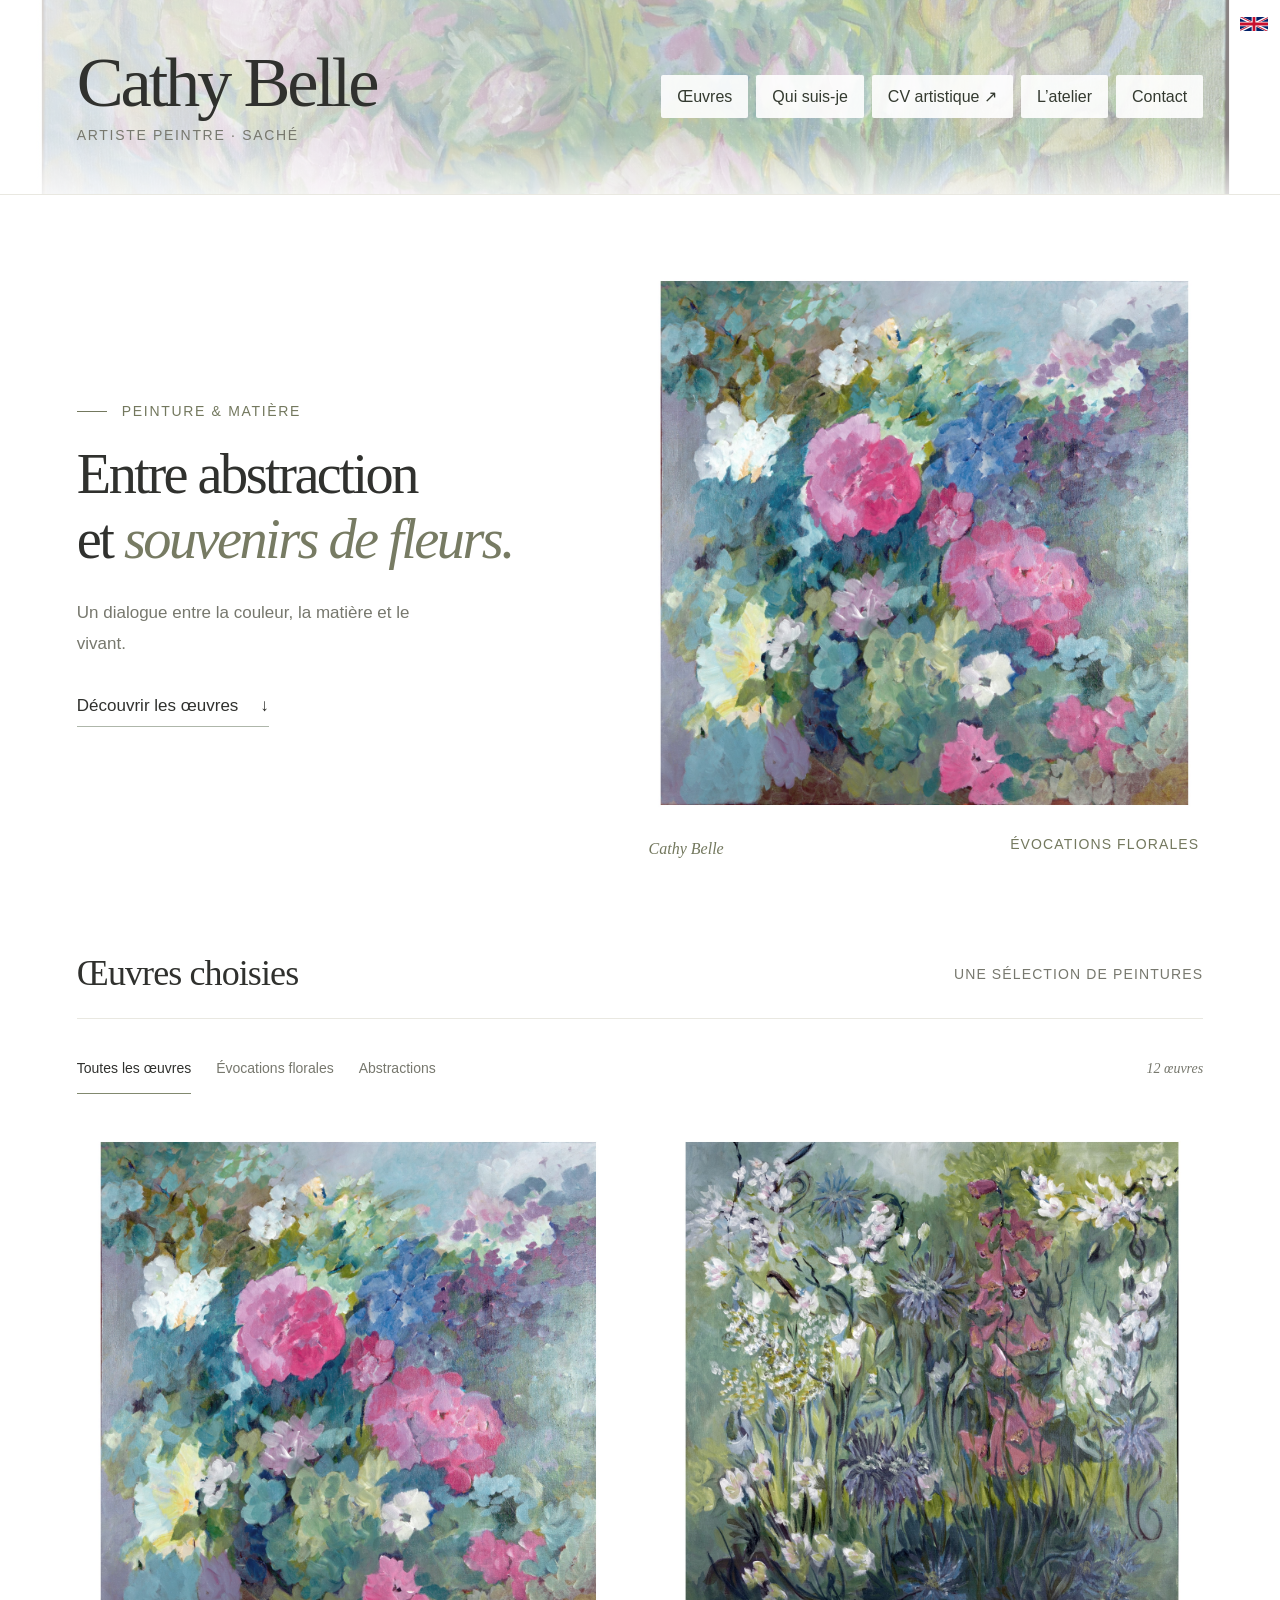
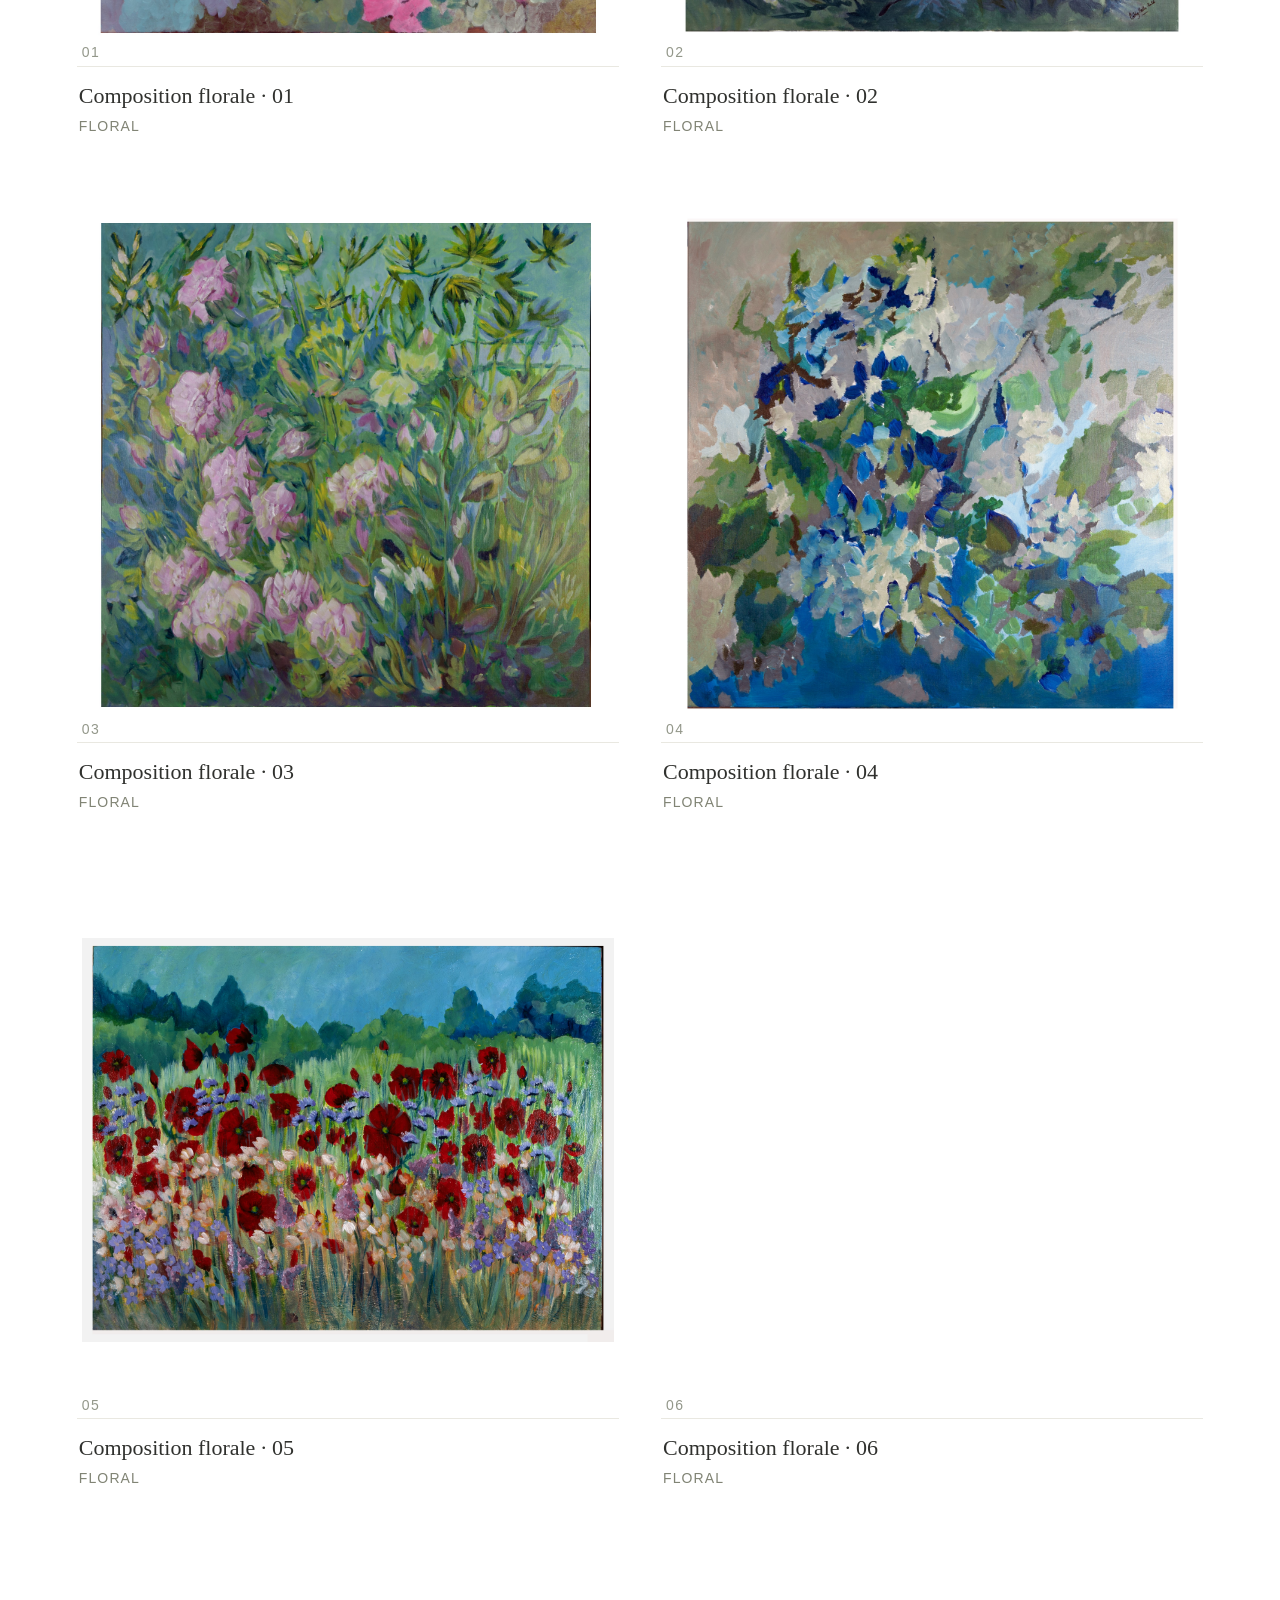
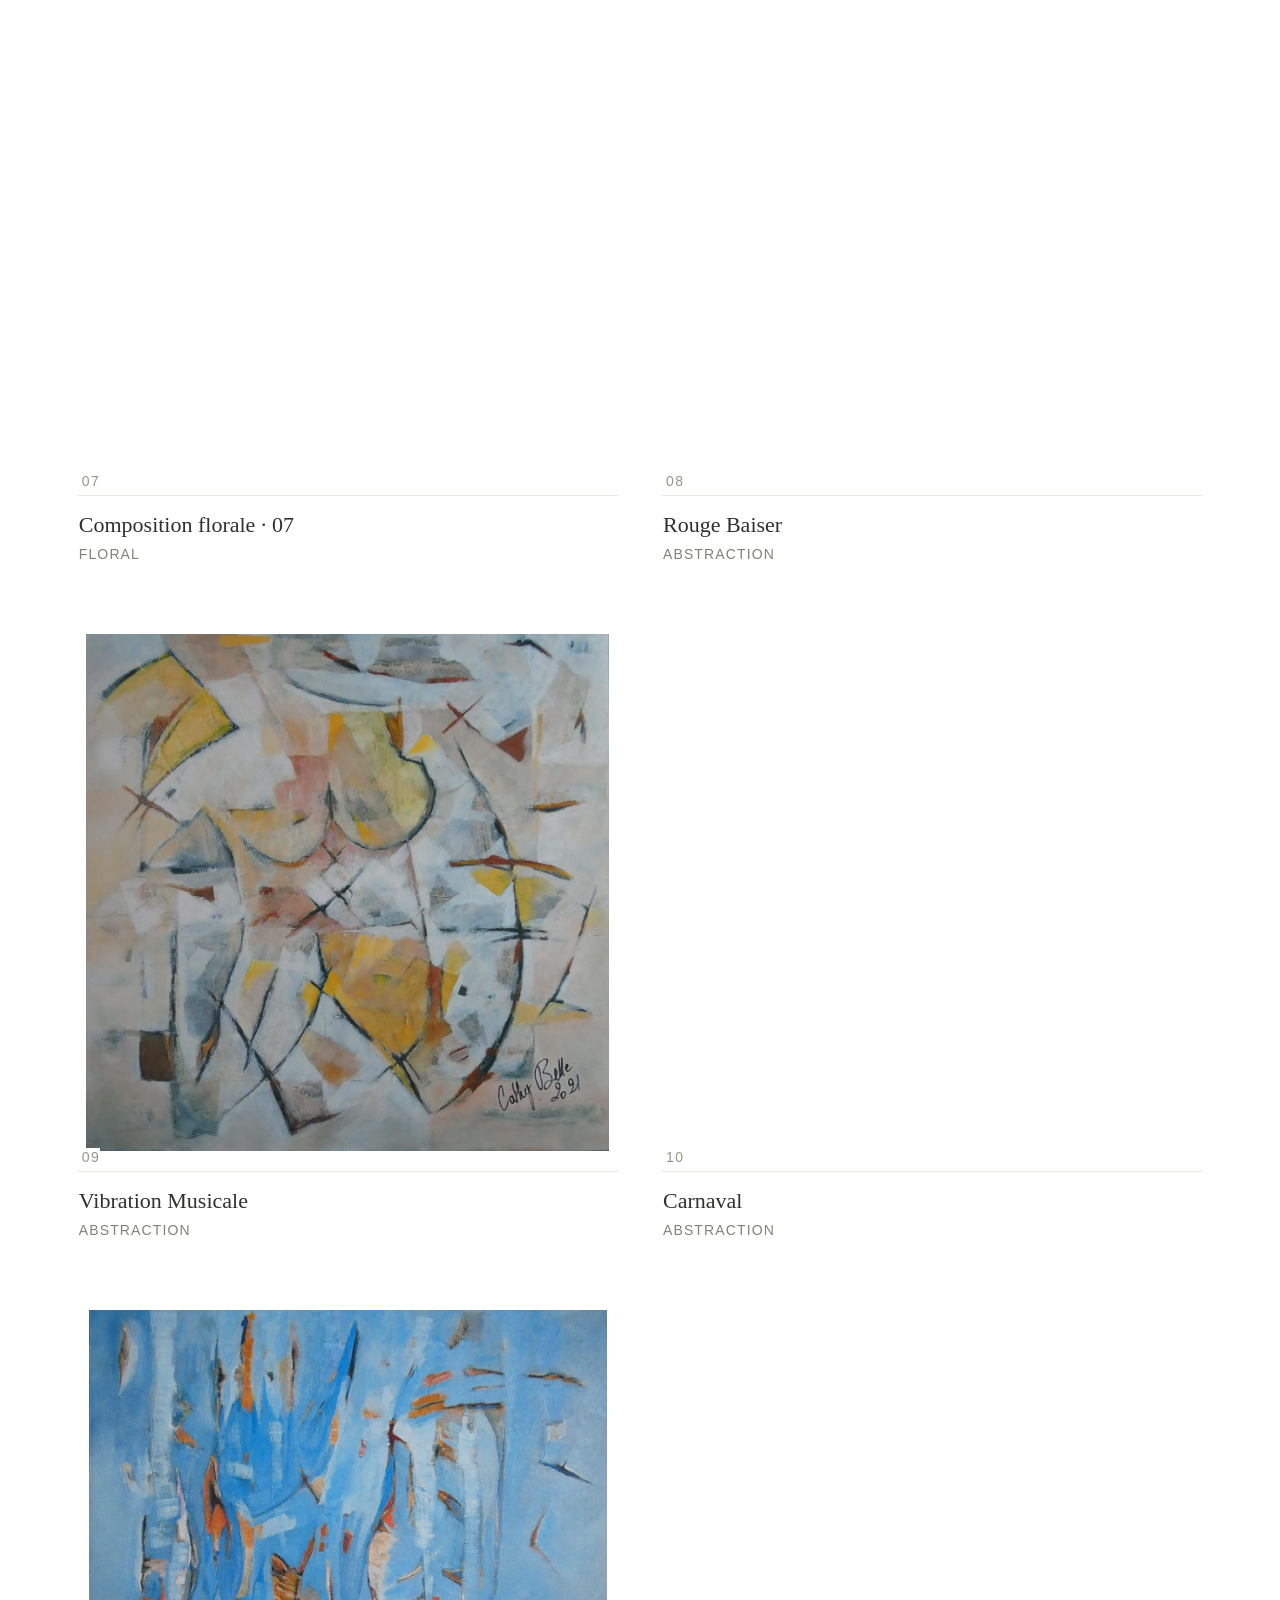
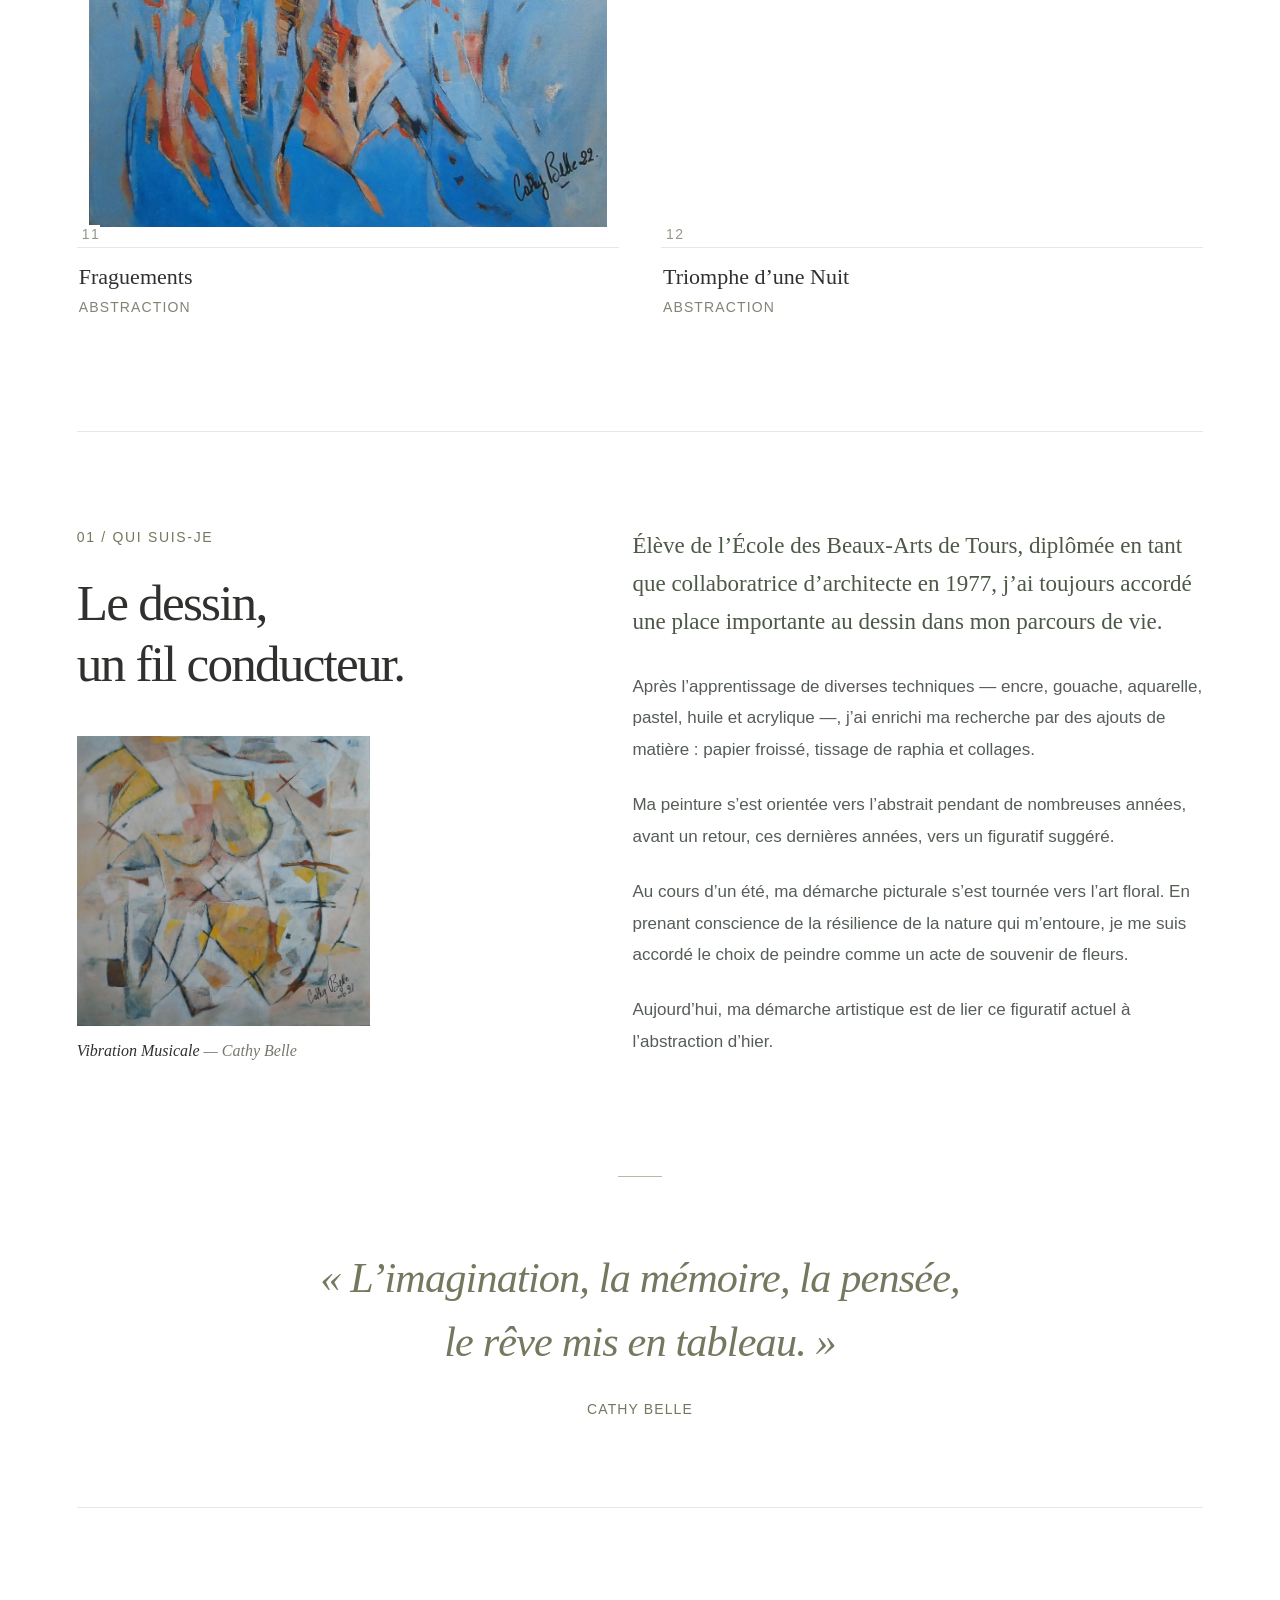
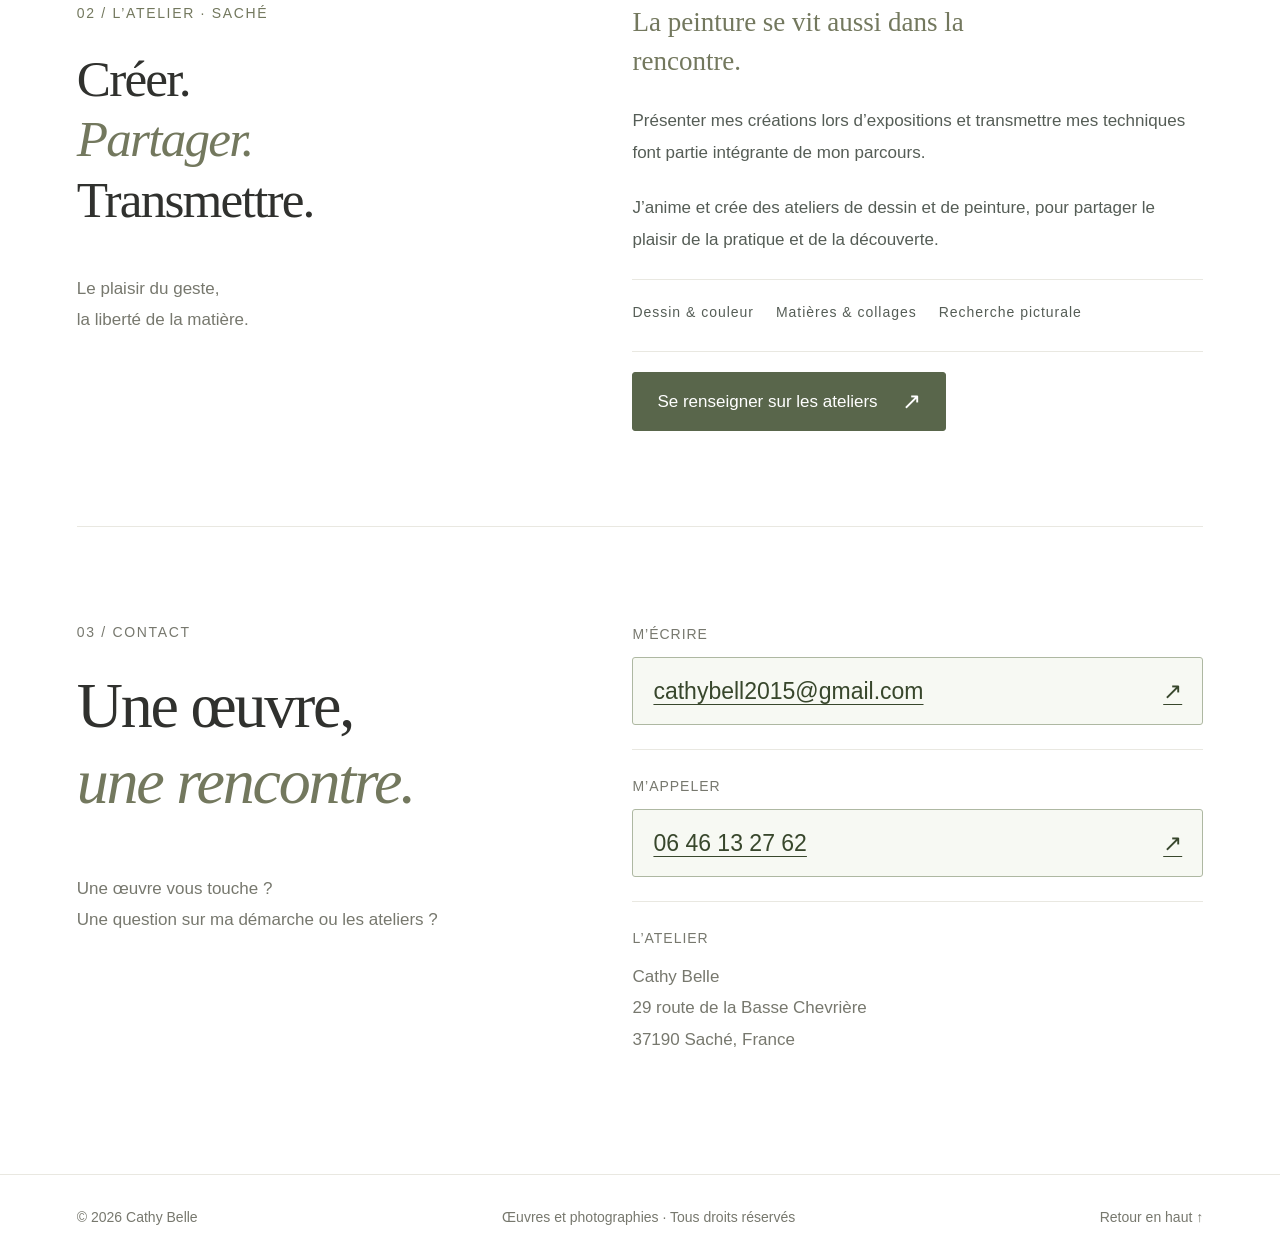
<file: index.html>
<!doctype html>
<html lang="fr">
<head>
  <meta charset="utf-8">
  <meta name="viewport" content="width=device-width, initial-scale=1">
  <meta name="description" content="Cathy Belle, artiste peintre à Saché. Découvrez une peinture entre abstraction, matière et évocations florales.">
  <meta name="theme-color" content="#ffffff">
  <title>Cathy Belle — Artiste peintre</title>
  <link rel="stylesheet" href="assets/css/style.css">
  <link rel="stylesheet" href="assets/css/gallery.css">
  <link rel="stylesheet" href="assets/css/banner.css">
  <link rel="stylesheet" href="assets/css/editorial.css">
  <link rel="stylesheet" href="assets/css/typography.css">
  <script src="assets/js/works.js" defer></script>
  <script src="assets/js/script.js" defer></script>
  <link rel="alternate" hreflang="fr" href="index.html">
  <link rel="alternate" hreflang="en" href="en/index.html">
</head>
<body>
  <a class="skip" href="#oeuvres">Aller aux œuvres</a>
  <header class="header">
      <div class="header-art" aria-hidden="true"><img src="images/oeuvres/img_1938.jpg" alt=""></div>
    <a class="identity" href="#"><span>Cathy Belle</span><small>Artiste peintre · Saché</small></a>
    <nav aria-label="Navigation principale"><a href="#oeuvres">Œuvres</a><a href="#apropos">Qui suis-je</a><a href="cv.html" target="_blank" rel="noopener" aria-label="CV artistique (nouvel onglet)">CV artistique ↗</a><a href="#atelier">L’atelier</a><a href="#contact">Contact</a></nav>
  </header>
  <a class="language-flag" href="en/index.html" hreflang="en" aria-label="Version anglaise" title="Version anglaise"></a>
  <main>
    <section class="intro" aria-labelledby="intro-title">
      <div class="intro-copy">
      <p class="eyebrow">Peinture & matière</p>
      <h1 id="intro-title">Entre abstraction<br>et <em>souvenirs de fleurs.</em></h1>
      <p>Un dialogue entre la couleur, la matière et le vivant.</p>
      <a class="text-link" href="#oeuvres">Découvrir les œuvres <span aria-hidden="true">↓</span></a>
      </div>
      <figure class="intro-painting"><a href="#oeuvres" aria-label="Découvrir les peintures"><img src="images/oeuvres/IMG_1946.jpg" alt="Peinture florale de Cathy Belle, fleurs roses, blanches et bleues" fetchpriority="high"></a><figcaption>Cathy Belle <span>Évocations florales</span></figcaption></figure>
    </section>
    <section id="oeuvres" class="works" aria-labelledby="works-title">
      <div class="section-heading"><h2 id="works-title">Œuvres choisies</h2><span>Une sélection de peintures</span></div>
      <div class="gallery-toolbar"><div class="gallery-filters" role="group" aria-label="Filtrer les œuvres"><button type="button" data-filter="all" aria-pressed="true">Toutes les œuvres</button><button type="button" data-filter="Floral" aria-pressed="false">Évocations florales</button><button type="button" data-filter="Abstraction" aria-pressed="false">Abstractions</button></div><span id="visible-count" aria-live="polite">12 œuvres</span></div>
      <div id="gallery" class="gallery"></div>
      <noscript><p>Activez JavaScript pour parcourir la galerie. Vous pouvez aussi consulter <a href="images/oeuvres/IMG_1946.jpg">une peinture florale</a>.</p></noscript>
    </section>
    <section id="apropos" class="about section" aria-labelledby="about-title">
      <div class="about-heading"><p class="eyebrow">01 / Qui suis-je</p><h2 id="about-title">Le dessin,<br>un fil conducteur.</h2><figure class="about-art"><img src="images/rectified/p1000152.jpg" alt="Vibration Musicale, peinture abstraite de Cathy Belle" loading="lazy"><figcaption>Vibration Musicale <span>— Cathy Belle</span></figcaption></figure></div>
      <div class="prose"><p>Élève de l’École des Beaux-Arts de Tours, diplômée en tant que collaboratrice d’architecte en 1977, j’ai toujours accordé une place importante au dessin dans mon parcours de vie.</p><p>Après l’apprentissage de diverses techniques — encre, gouache, aquarelle, pastel, huile et acrylique —, j’ai enrichi ma recherche par des ajouts de matière : papier froissé, tissage de raphia et collages.</p><p>Ma peinture s’est orientée vers l’abstrait pendant de nombreuses années, avant un retour, ces dernières années, vers un figuratif suggéré.</p><p>Au cours d’un été, ma démarche picturale s’est tournée vers l’art floral. En prenant conscience de la résilience de la nature qui m’entoure, je me suis accordé le choix de peindre comme un acte de souvenir de fleurs.</p><p>Aujourd’hui, ma démarche artistique est de lier ce figuratif actuel à l’abstraction d’hier.</p></div>
    </section>
    <blockquote>« L’imagination, la mémoire, la pensée,<br>le rêve mis en tableau. »<cite>Cathy Belle</cite></blockquote>
    <section id="atelier" class="section atelier" aria-labelledby="atelier-title"><div><p class="eyebrow">02 / L’atelier · Saché</p><h2 id="atelier-title">Créer.<br><em>Partager.</em><br>Transmettre.</h2><p class="atelier-note">Le plaisir du geste,<br>la liberté de la matière.</p></div><div class="prose"><p class="lead">La peinture se vit aussi dans la rencontre.</p><p>Présenter mes créations lors d’expositions et transmettre mes techniques font partie intégrante de mon parcours.</p><p>J’anime et crée des ateliers de dessin et de peinture, pour partager le plaisir de la pratique et de la découverte.</p><div class="practice"><span>Dessin & couleur</span><span>Matières & collages</span><span>Recherche picturale</span></div><a class="text-link contact-action" href="mailto:cathybell2015@gmail.com?subject=Renseignements%20sur%20les%20ateliers">Se renseigner sur les ateliers <span aria-hidden="true">↗</span></a></div></section>
    <section id="contact" class="section contact" aria-labelledby="contact-title"><div><p class="eyebrow">03 / Contact</p><h2 id="contact-title">Une œuvre,<br><em>une rencontre.</em></h2><p>Une œuvre vous touche ?<br>Une question sur ma démarche ou les ateliers ?</p></div><address><div class="contact-line"><span class="contact-label">M’écrire</span><a class="email" href="mailto:cathybell2015@gmail.com">cathybell2015@gmail.com <span aria-hidden="true">↗</span></a></div><div class="contact-line"><span class="contact-label">M’appeler</span><a href="tel:+33646132762">06 46 13 27 62 <span aria-hidden="true">↗</span></a></div><div class="contact-line"><span class="contact-label">L’atelier</span><p>Cathy Belle<br>29 route de la Basse Chevrière<br>37190 Saché, France</p></div></address></section>
  </main>
  <footer><span>© <span id="year">2026</span> Cathy Belle</span><span>Œuvres et photographies · Tous droits réservés</span><a href="#">Retour en haut ↑</a></footer>
  <dialog id="lightbox" aria-labelledby="art-title"><div class="lightbox-top"><span id="art-count" aria-live="polite"></span><button id="close" aria-label="Fermer l’agrandissement">Fermer ×</button></div><div class="lightbox-stage"><button id="previous" aria-label="Œuvre précédente">←</button><img id="art-image" alt=""><button id="next" aria-label="Œuvre suivante">→</button></div><div class="lightbox-caption" aria-live="polite"><h2 id="art-title"></h2><p id="art-detail"></p></div></dialog>
</body>
</html>
</file>
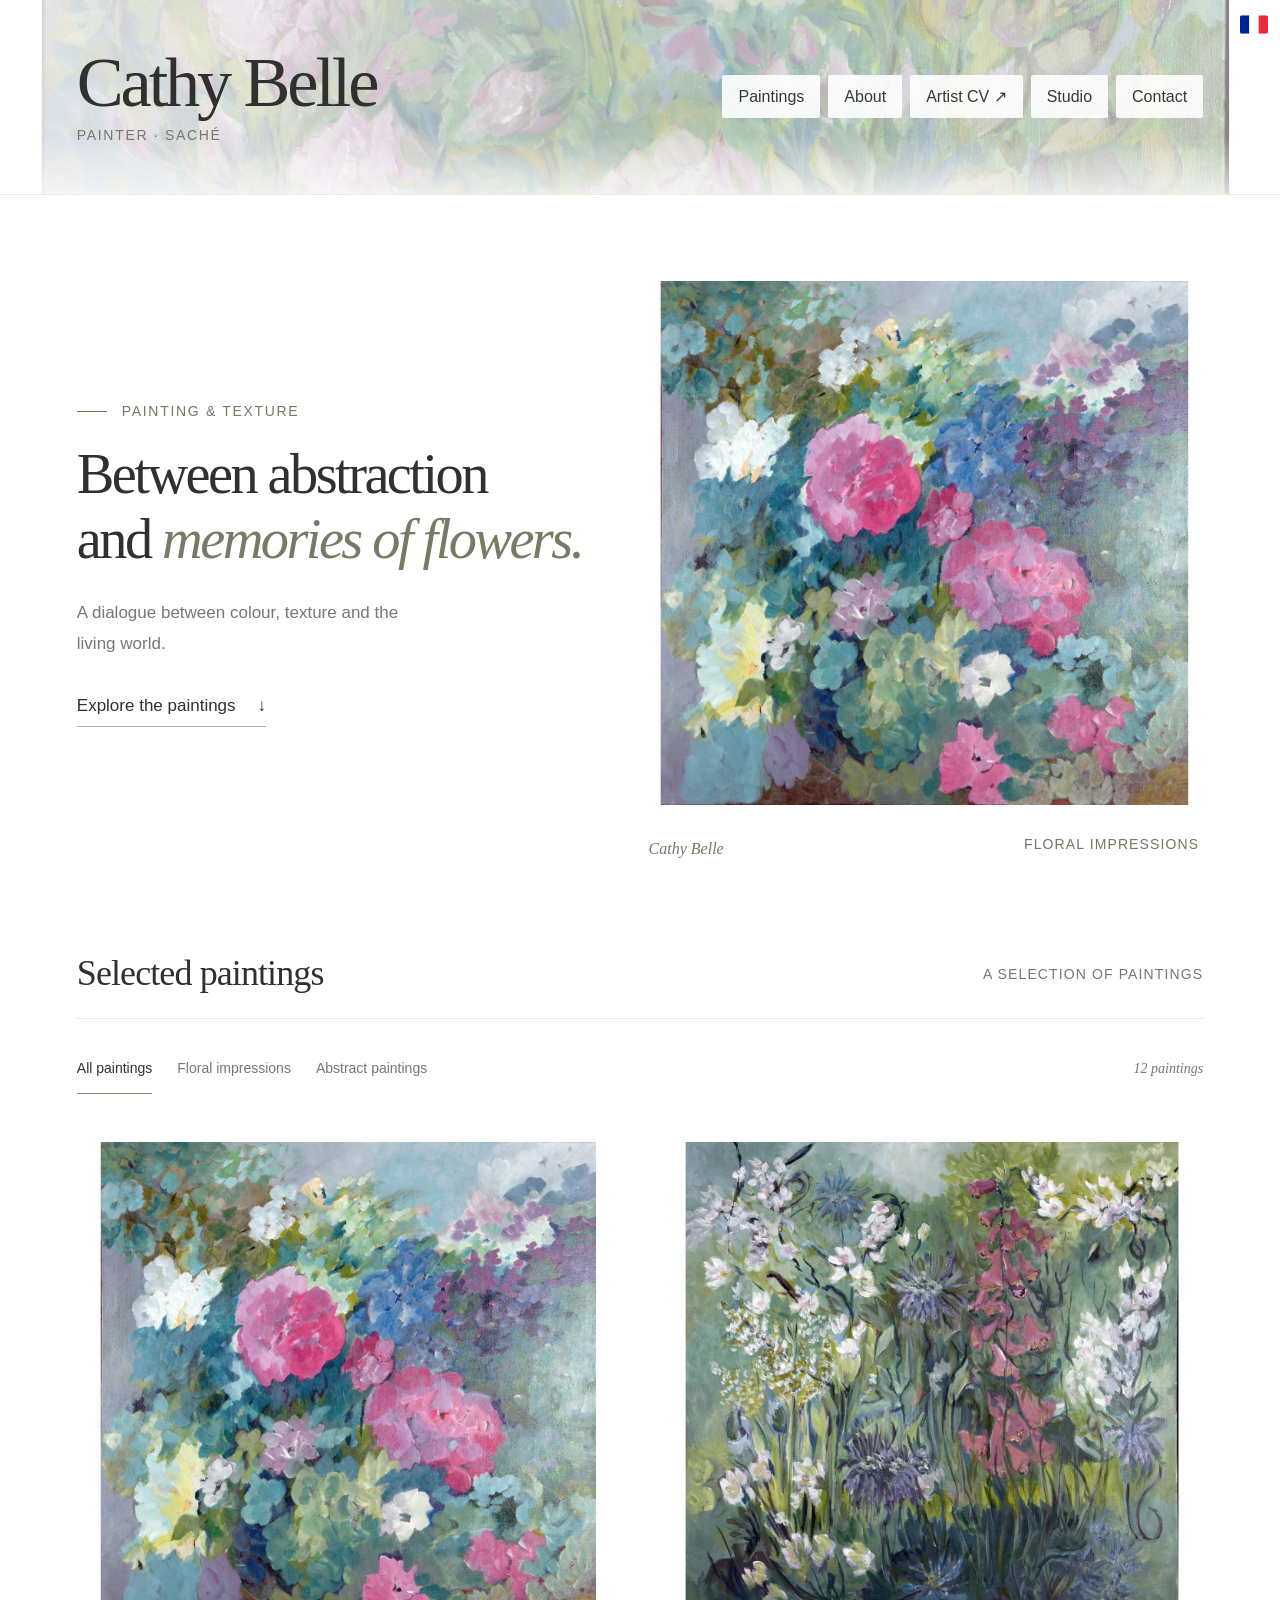
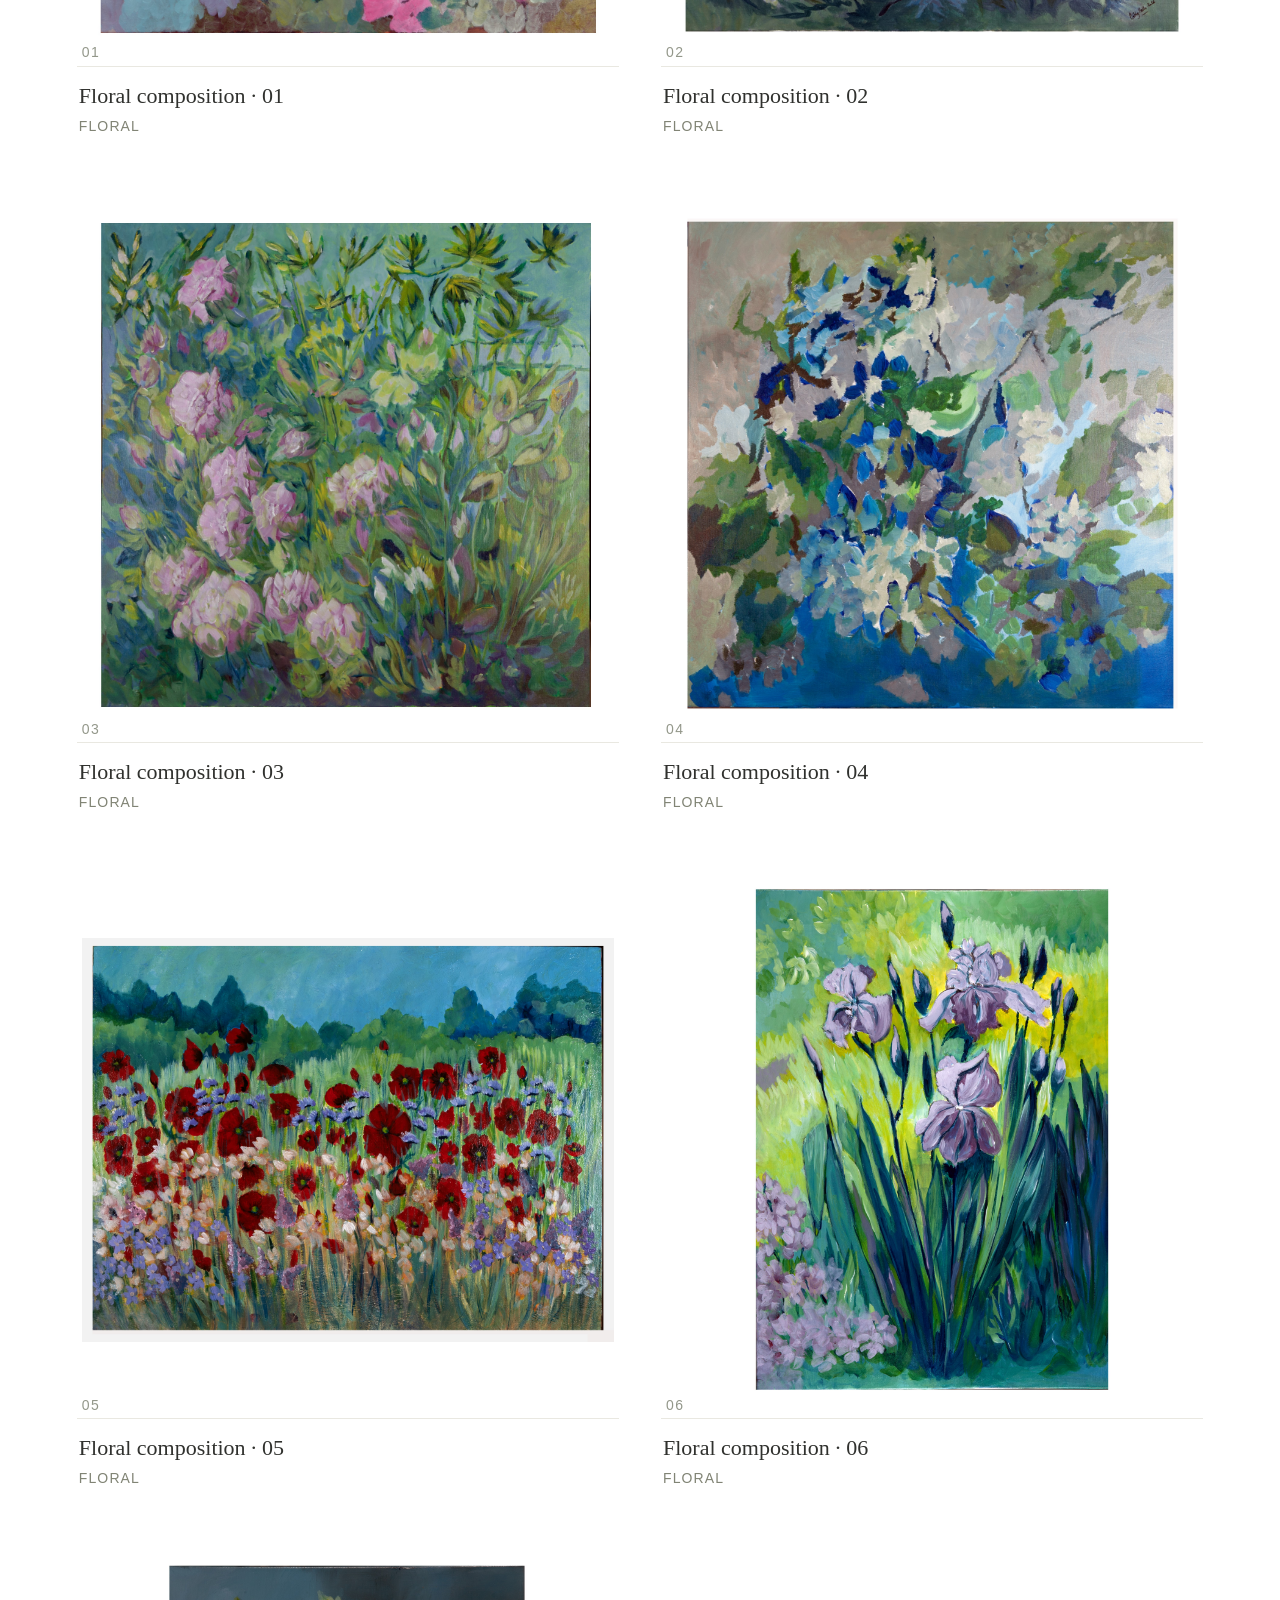
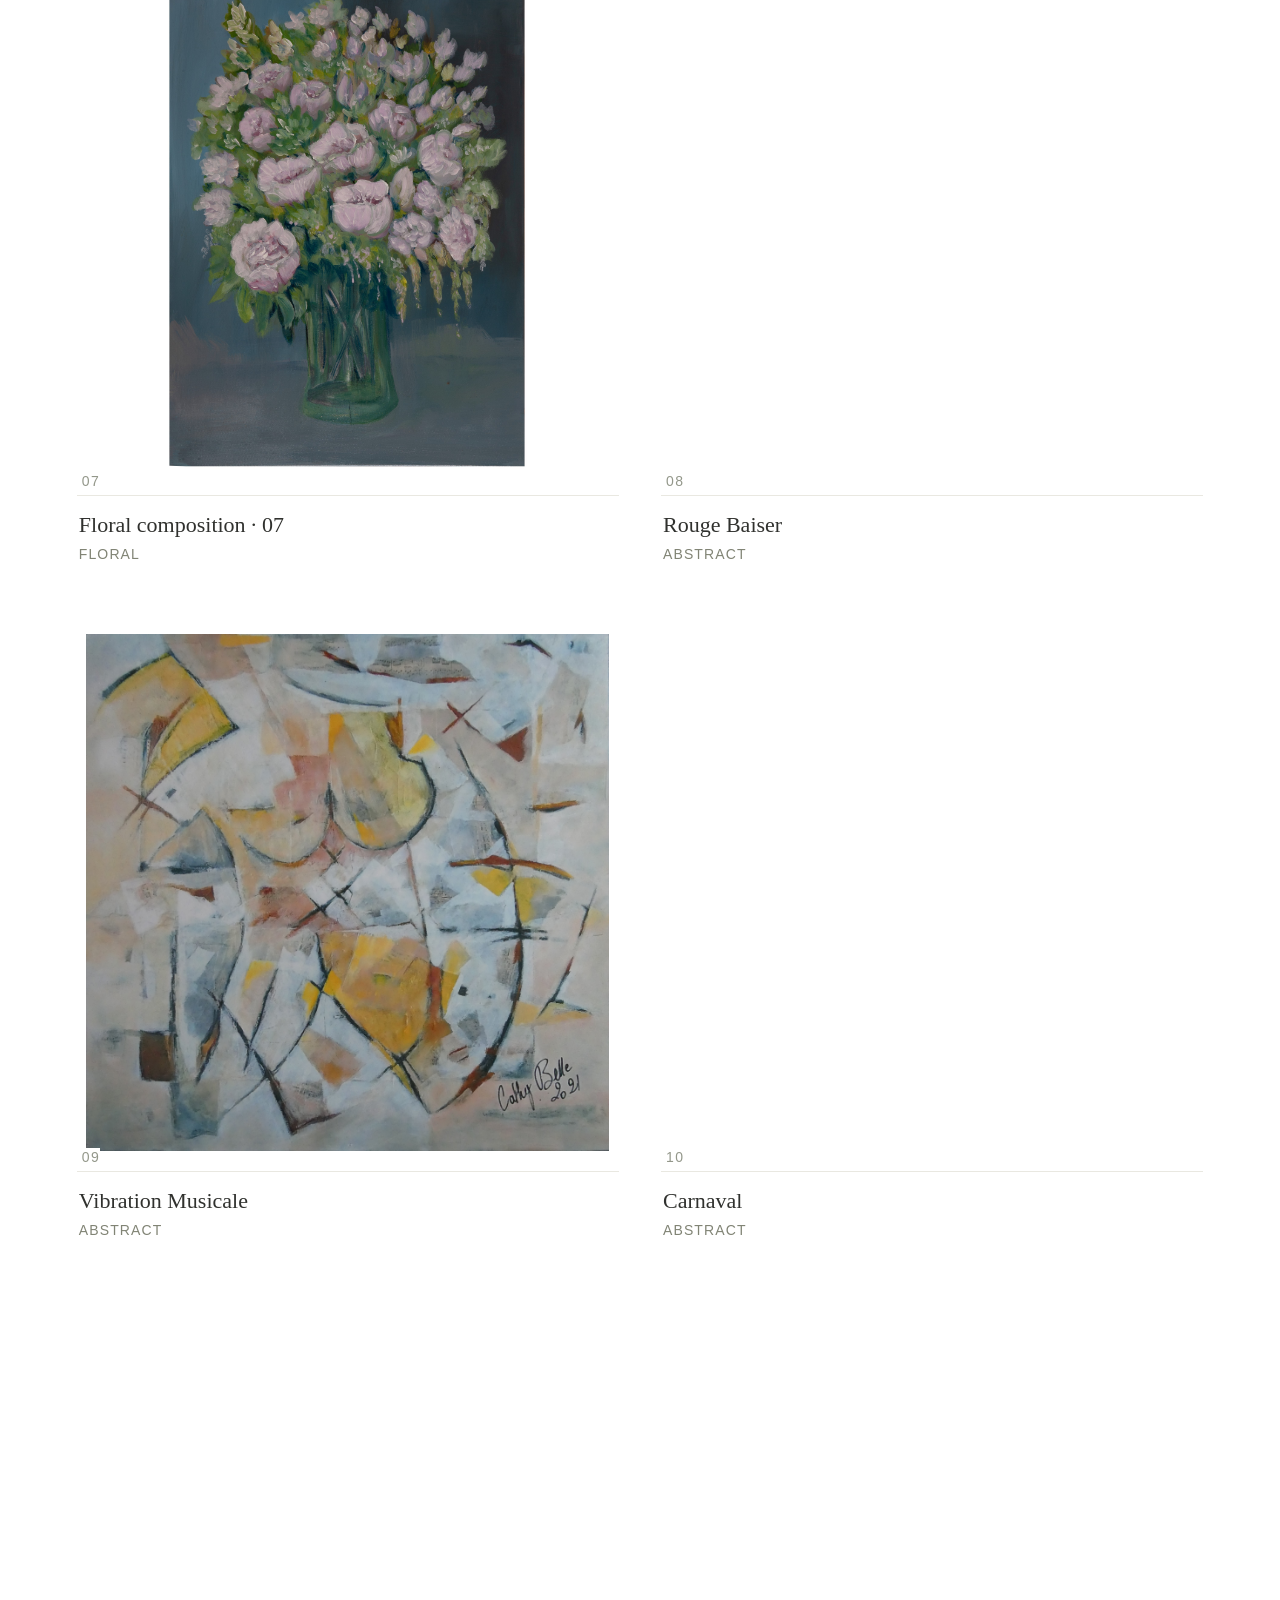
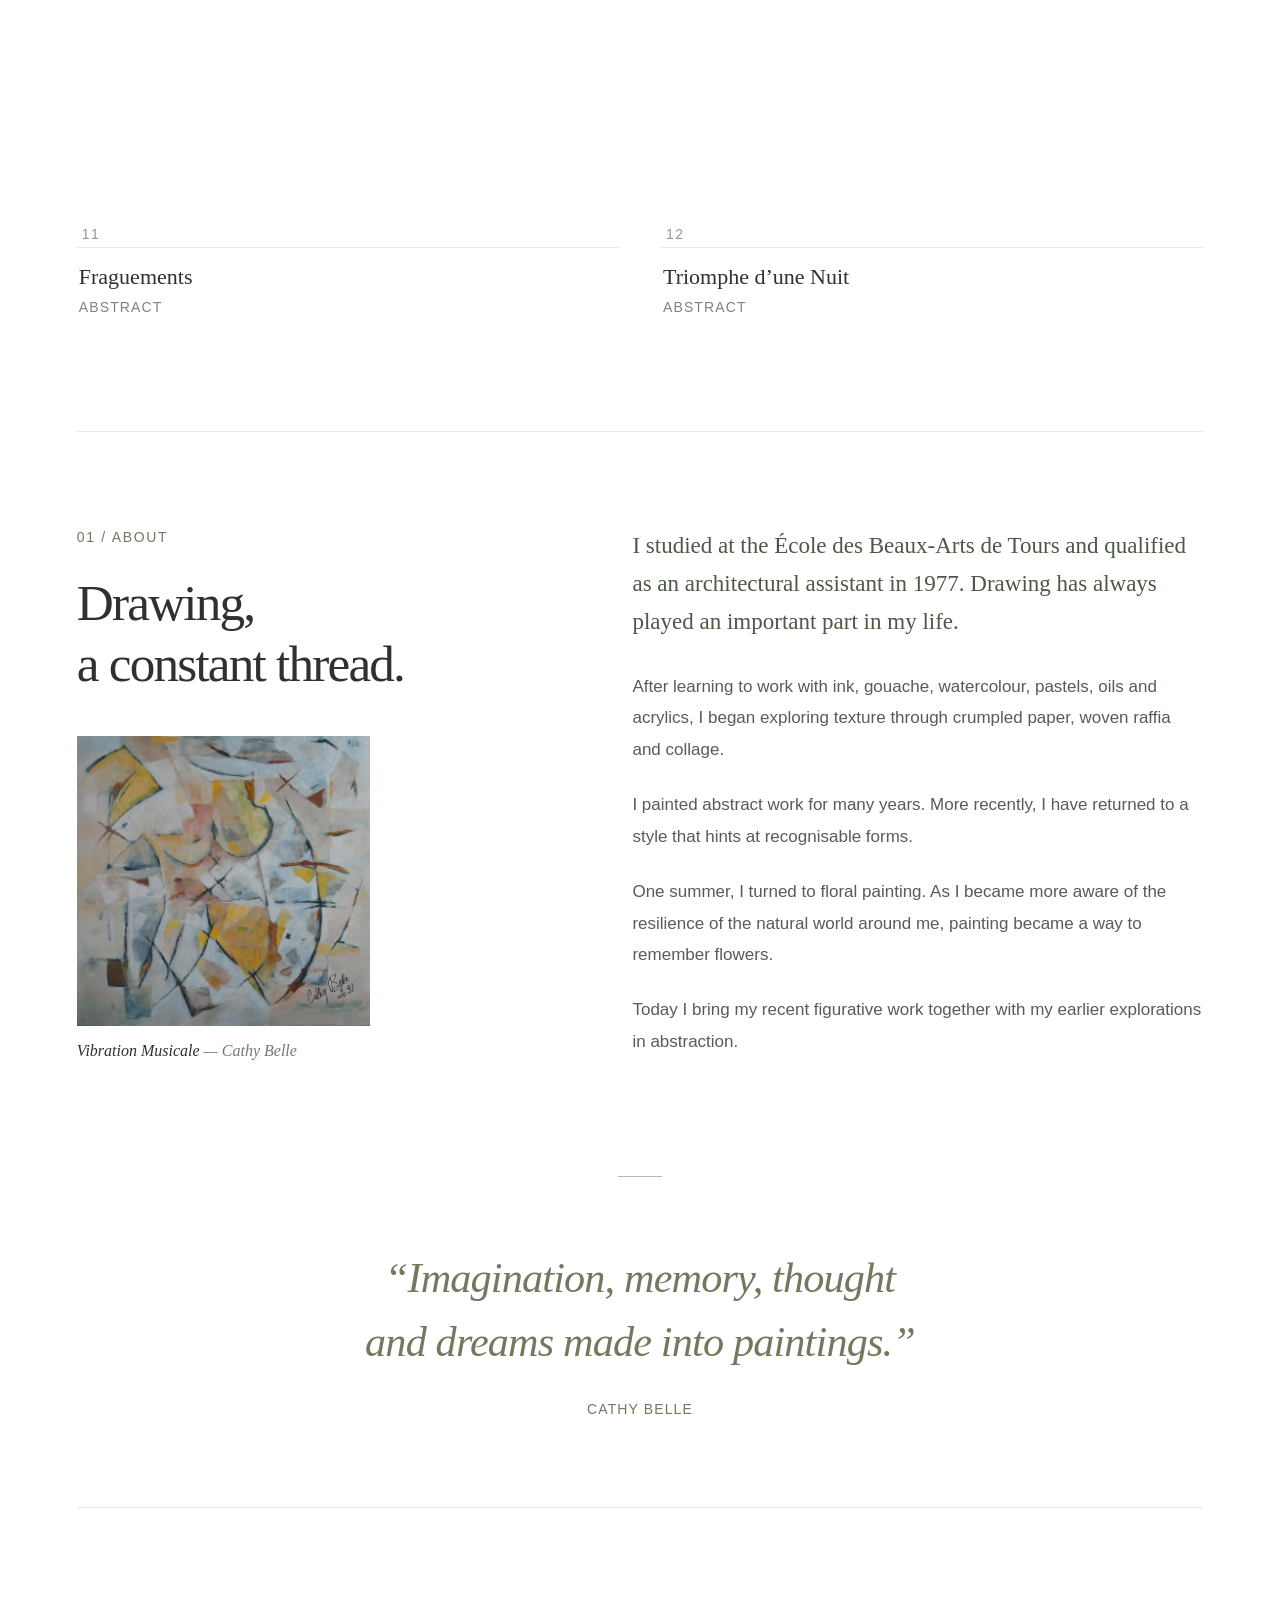
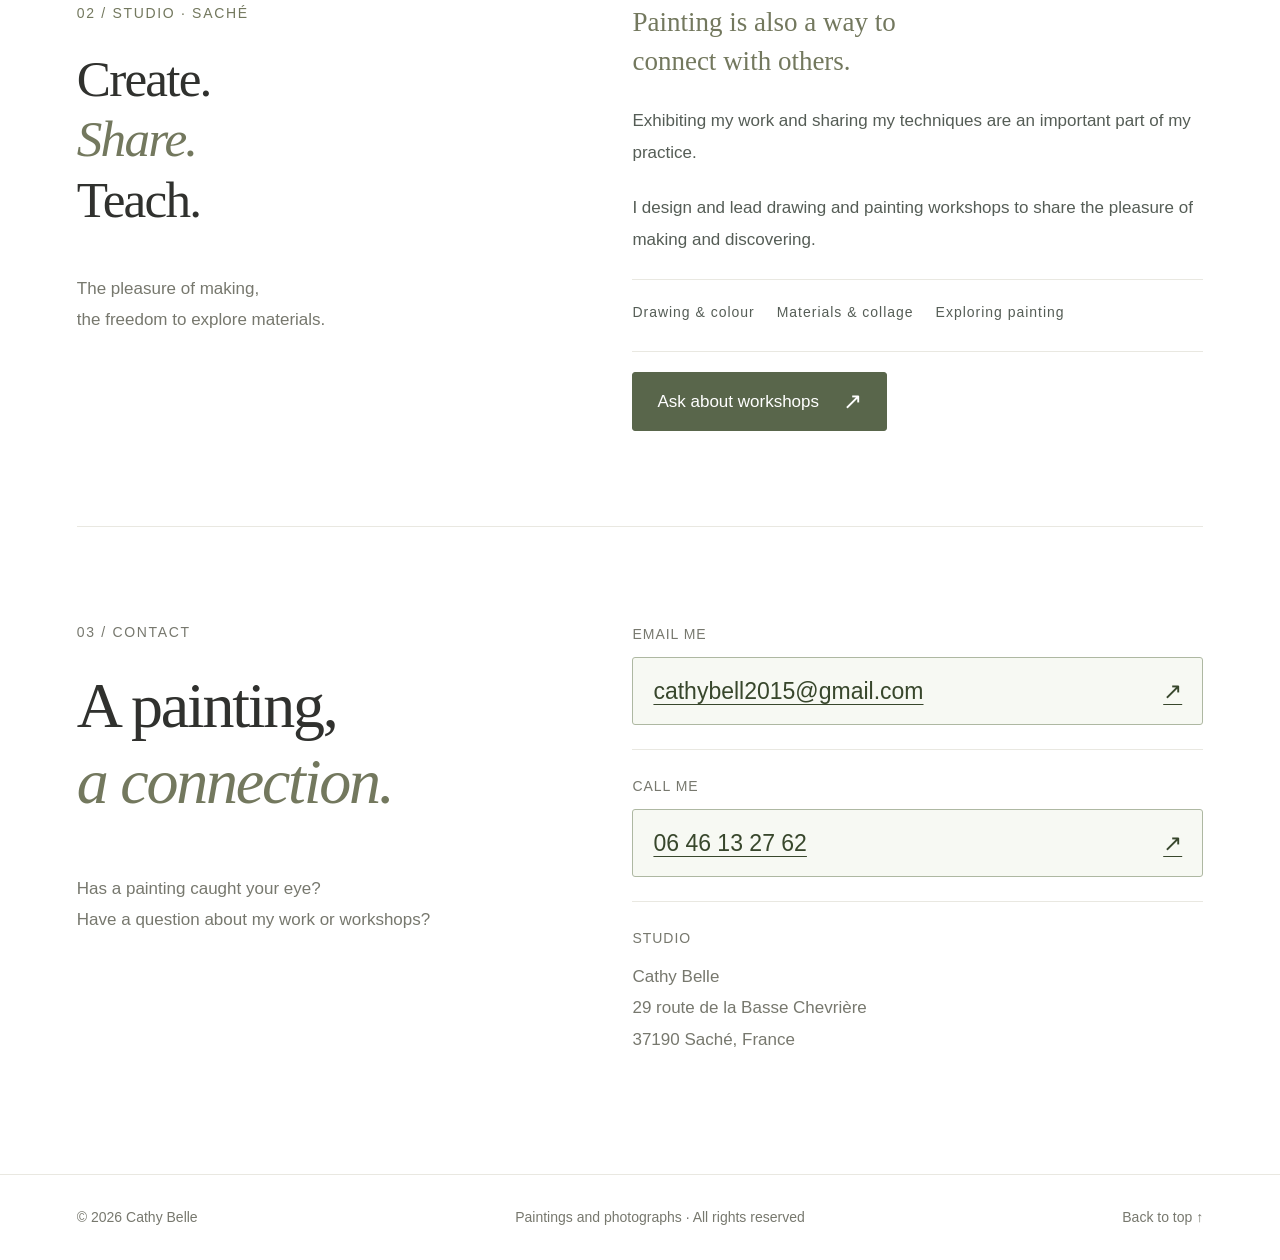
<file: en/index.html>
<!doctype html>
<html lang="en">
<head>
  <meta charset="utf-8">
  <meta name="viewport" content="width=device-width, initial-scale=1">
  <meta name="description" content="Cathy Belle is a painter based in Saché, France. Explore her abstract and floral paintings and her use of texture.">
  <meta name="theme-color" content="#ffffff">
  <title>Cathy Belle — Painter</title>
  <link rel="stylesheet" href="../assets/css/style.css">
  <link rel="stylesheet" href="../assets/css/gallery.css">
  <link rel="stylesheet" href="../assets/css/banner.css">
  <link rel="stylesheet" href="../assets/css/editorial.css">
  <link rel="stylesheet" href="../assets/css/typography.css">
  <script src="../assets/js/works.js" defer></script>
  <script src="../assets/js/works-en.js" defer></script>
  <script src="../assets/js/script.js" defer></script>
  <link rel="alternate" hreflang="fr" href="../index.html">
  <link rel="alternate" hreflang="en" href="index.html">
</head>
<body>
  <a class="skip" href="#oeuvres">Skip to the paintings</a>
  <header class="header">
      <div class="header-art" aria-hidden="true"><img src="../images/oeuvres/img_1938.jpg" alt=""></div>
    <a class="identity" href="#"><span>Cathy Belle</span><small>Painter · Saché</small></a>
    <nav aria-label="Main navigation"><a href="#oeuvres">Paintings</a><a href="#apropos">About</a><a href="cv.html" target="_blank" rel="noopener" aria-label="Artist CV (opens in a new tab)">Artist CV ↗</a><a href="#atelier">Studio</a><a href="#contact">Contact</a></nav>
  </header>
  <a class="language-flag" href="../index.html" hreflang="fr" aria-label="View this page in French" title="View this page in French"></a>
  <main>
    <section class="intro" aria-labelledby="intro-title">
      <div class="intro-copy">
      <p class="eyebrow">Painting & texture</p>
      <h1 id="intro-title">Between abstraction<br>and <em>memories of flowers.</em></h1>
      <p>A dialogue between colour, texture and the living world.</p>
      <a class="text-link" href="#oeuvres">Explore the paintings <span aria-hidden="true">↓</span></a>
      </div>
      <figure class="intro-painting"><a href="#oeuvres" aria-label="Explore the paintings"><img src="../images/oeuvres/IMG_1946.jpg" alt="Floral painting by Cathy Belle with pink, white and blue flowers" fetchpriority="high"></a><figcaption>Cathy Belle <span>Floral impressions</span></figcaption></figure>
    </section>
    <section id="oeuvres" class="works" aria-labelledby="works-title">
      <div class="section-heading"><h2 id="works-title">Selected paintings</h2><span>A selection of paintings</span></div>
      <div class="gallery-toolbar"><div class="gallery-filters" role="group" aria-label="Filter paintings"><button type="button" data-filter="all" aria-pressed="true">All paintings</button><button type="button" data-filter="Floral" aria-pressed="false">Floral impressions</button><button type="button" data-filter="Abstraction" aria-pressed="false">Abstract paintings</button></div><span id="visible-count" aria-live="polite">12 paintings</span></div>
      <div id="gallery" class="gallery"></div>
      <noscript><p>Enable JavaScript to browse the gallery. You can also view <a href="../images/oeuvres/IMG_1946.jpg">a floral painting</a>.</p></noscript>
    </section>
    <section id="apropos" class="about section" aria-labelledby="about-title">
      <div class="about-heading"><p class="eyebrow">01 / About</p><h2 id="about-title">Drawing,<br>a constant thread.</h2><figure class="about-art"><img src="../images/rectified/p1000152.jpg" alt="Vibration Musicale, an abstract painting by Cathy Belle" loading="lazy"><figcaption>Vibration Musicale <span>— Cathy Belle</span></figcaption></figure></div>
      <div class="prose"><p>I studied at the École des Beaux-Arts de Tours and qualified as an architectural assistant in 1977. Drawing has always played an important part in my life.</p><p>After learning to work with ink, gouache, watercolour, pastels, oils and acrylics, I began exploring texture through crumpled paper, woven raffia and collage.</p><p>I painted abstract work for many years. More recently, I have returned to a style that hints at recognisable forms.</p><p>One summer, I turned to floral painting. As I became more aware of the resilience of the natural world around me, painting became a way to remember flowers.</p><p>Today I bring my recent figurative work together with my earlier explorations in abstraction.</p></div>
    </section>
    <blockquote>“Imagination, memory, thought<br>and dreams made into paintings.”<cite>Cathy Belle</cite></blockquote>
    <section id="atelier" class="section atelier" aria-labelledby="atelier-title"><div><p class="eyebrow">02 / Studio · Saché</p><h2 id="atelier-title">Create.<br><em>Share.</em><br>Teach.</h2><p class="atelier-note">The pleasure of making,<br>the freedom to explore materials.</p></div><div class="prose"><p class="lead">Painting is also a way to connect with others.</p><p>Exhibiting my work and sharing my techniques are an important part of my practice.</p><p>I design and lead drawing and painting workshops to share the pleasure of making and discovering.</p><div class="practice"><span>Drawing & colour</span><span>Materials & collage</span><span>Exploring painting</span></div><a class="text-link contact-action" href="mailto:cathybell2015@gmail.com?subject=Workshop%20enquiry">Ask about workshops <span aria-hidden="true">↗</span></a></div></section>
    <section id="contact" class="section contact" aria-labelledby="contact-title"><div><p class="eyebrow">03 / Contact</p><h2 id="contact-title">A painting,<br><em>a connection.</em></h2><p>Has a painting caught your eye?<br>Have a question about my work or workshops?</p></div><address><div class="contact-line"><span class="contact-label">Email me</span><a class="email" href="mailto:cathybell2015@gmail.com">cathybell2015@gmail.com <span aria-hidden="true">↗</span></a></div><div class="contact-line"><span class="contact-label">Call me</span><a href="tel:+33646132762">06 46 13 27 62 <span aria-hidden="true">↗</span></a></div><div class="contact-line"><span class="contact-label">Studio</span><p>Cathy Belle<br>29 route de la Basse Chevrière<br>37190 Saché, France</p></div></address></section>
  </main>
  <footer><span>© <span id="year">2026</span> Cathy Belle</span><span>Paintings and photographs · All rights reserved</span><a href="#">Back to top ↑</a></footer>
  <dialog id="lightbox" aria-labelledby="art-title"><div class="lightbox-top"><span id="art-count" aria-live="polite"></span><button id="close" aria-label="Close enlarged view">Close ×</button></div><div class="lightbox-stage"><button id="previous" aria-label="Previous painting">←</button><img id="art-image" alt=""><button id="next" aria-label="Next painting">→</button></div><div class="lightbox-caption" aria-live="polite"><h2 id="art-title"></h2><p id="art-detail"></p></div></dialog>
</body>
</html>
</file>
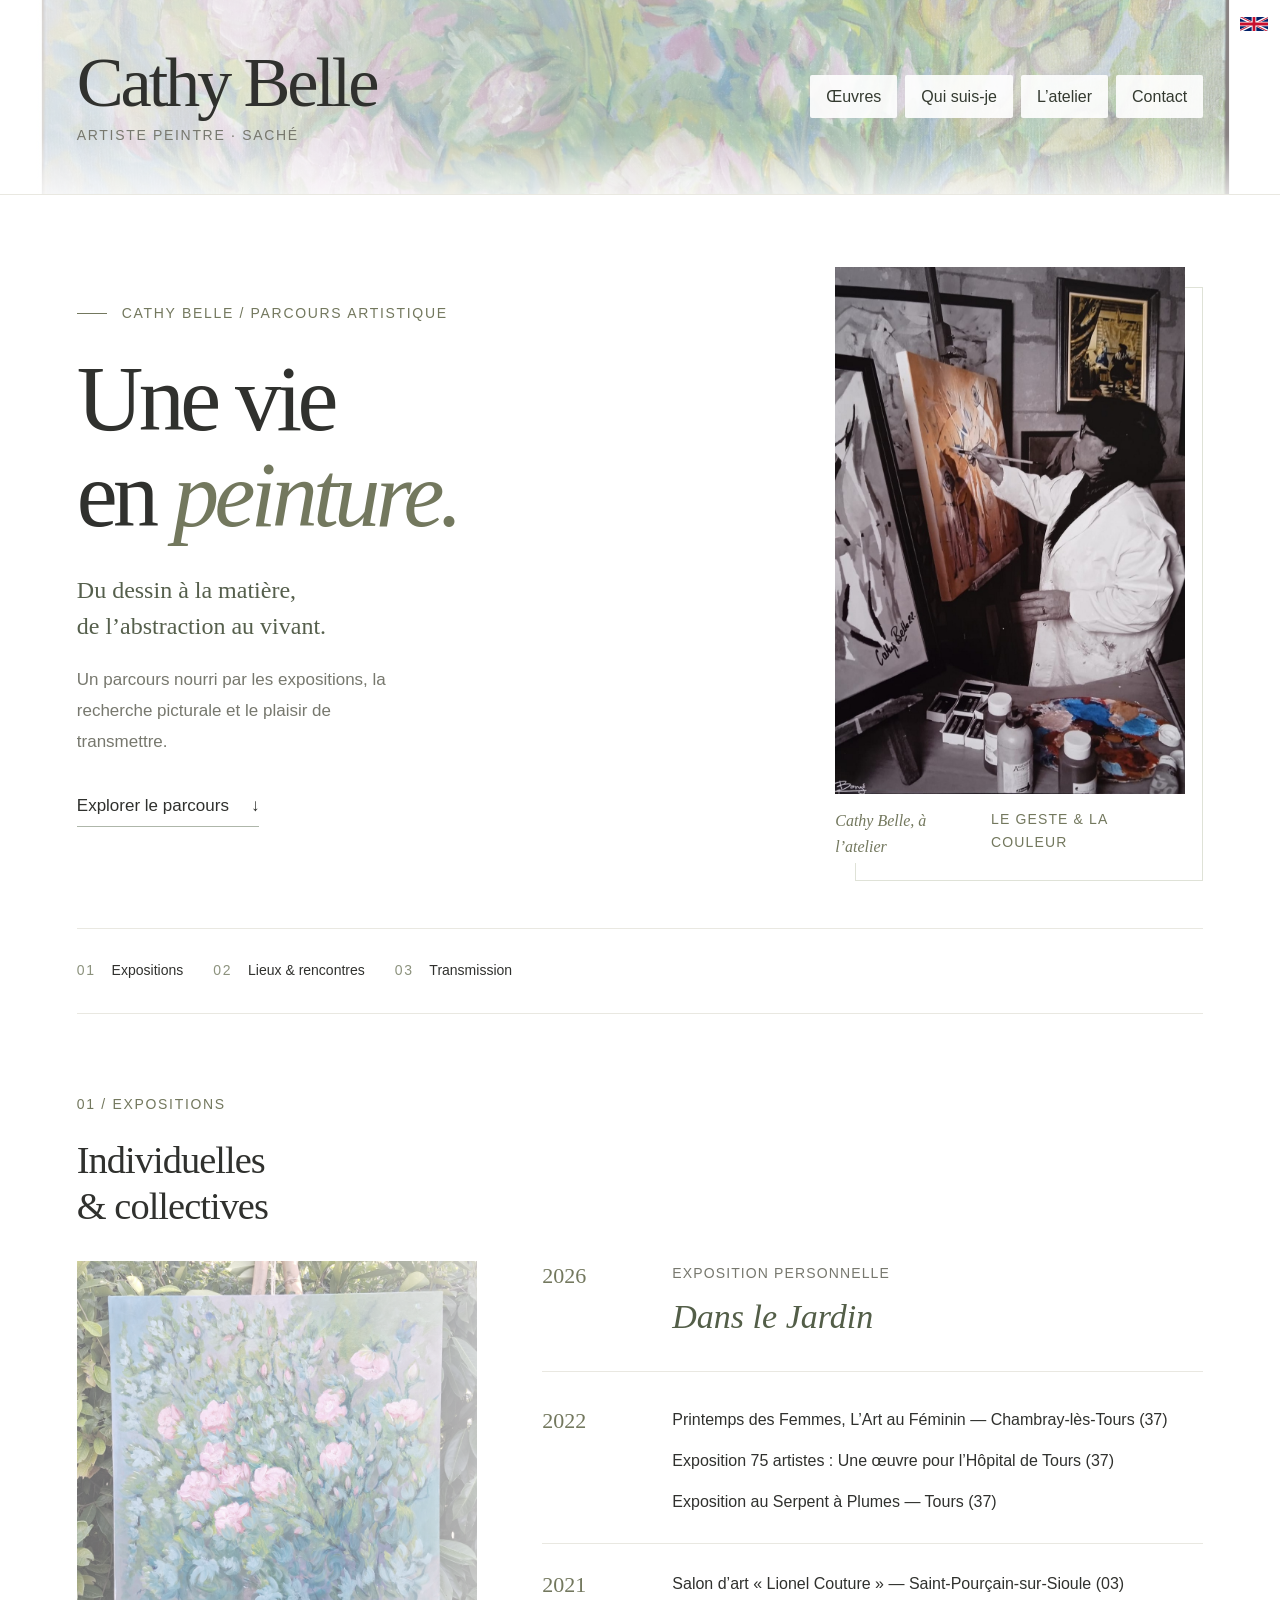
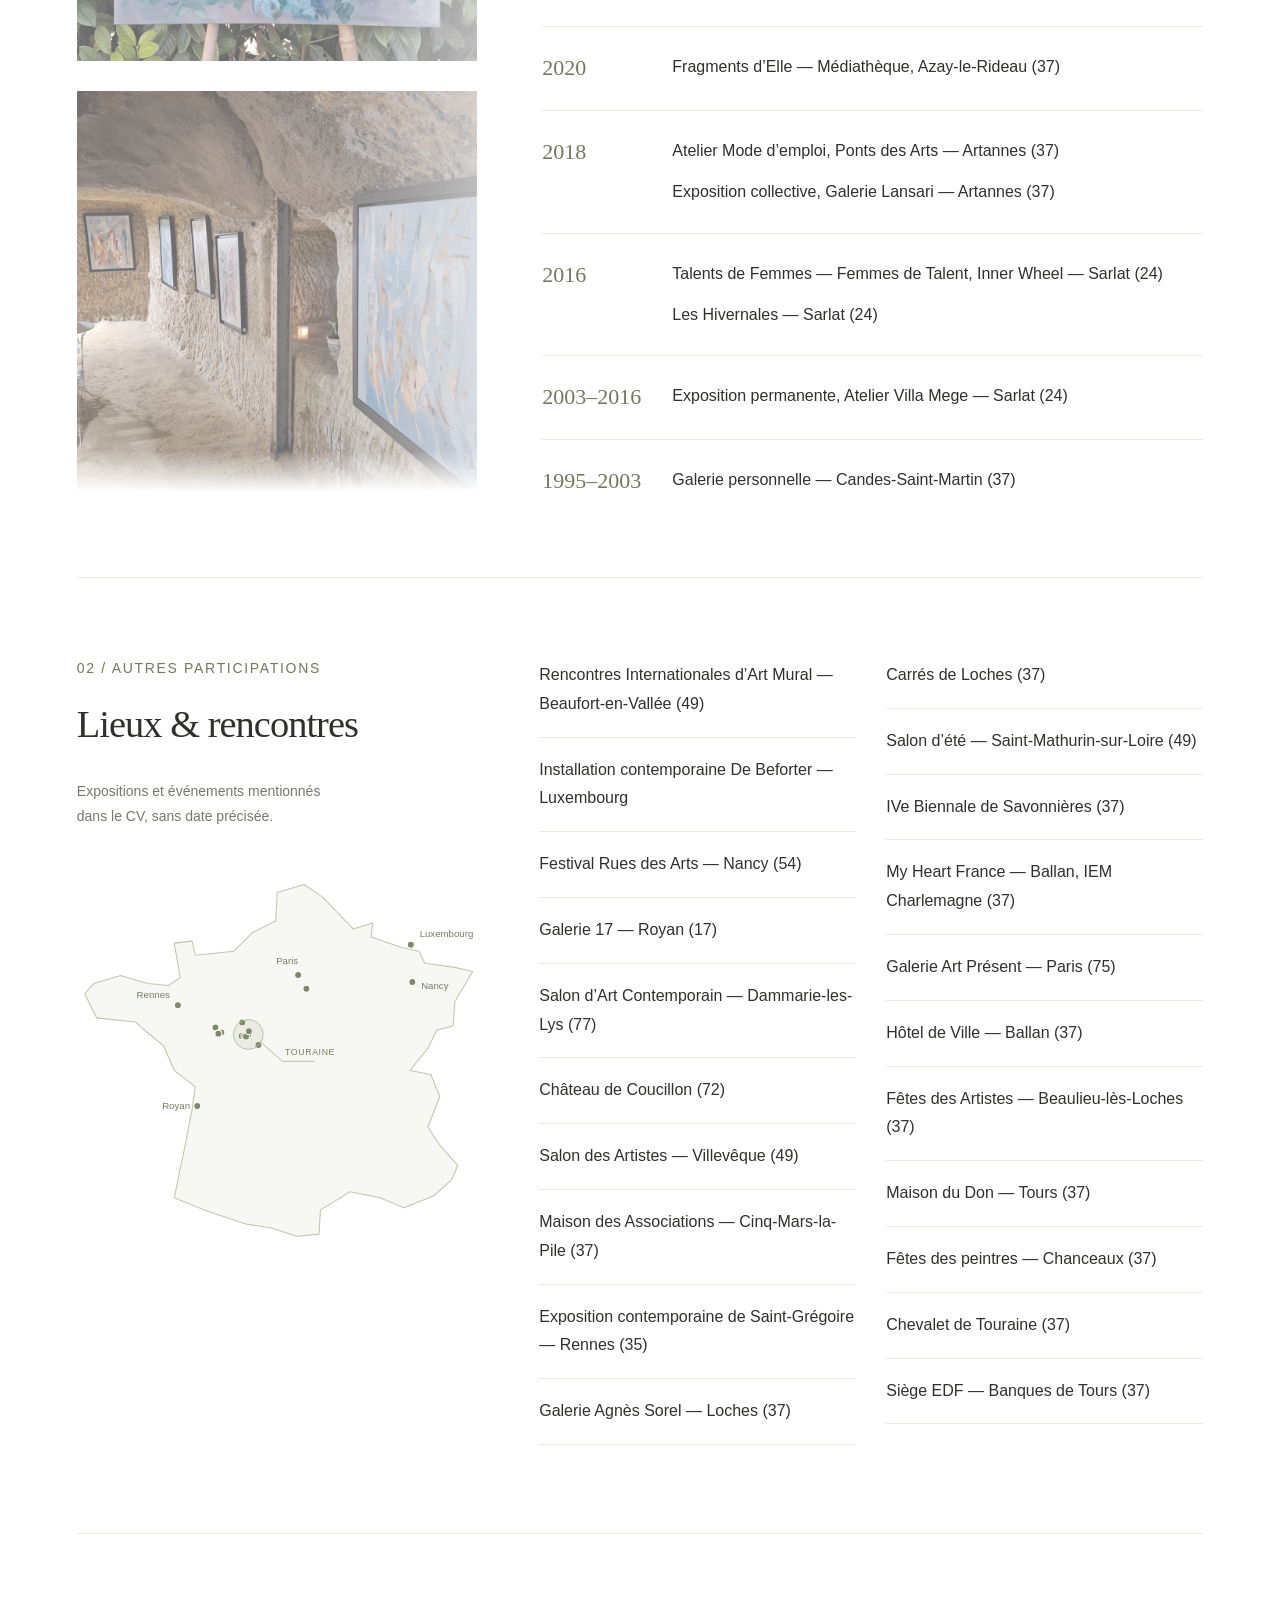
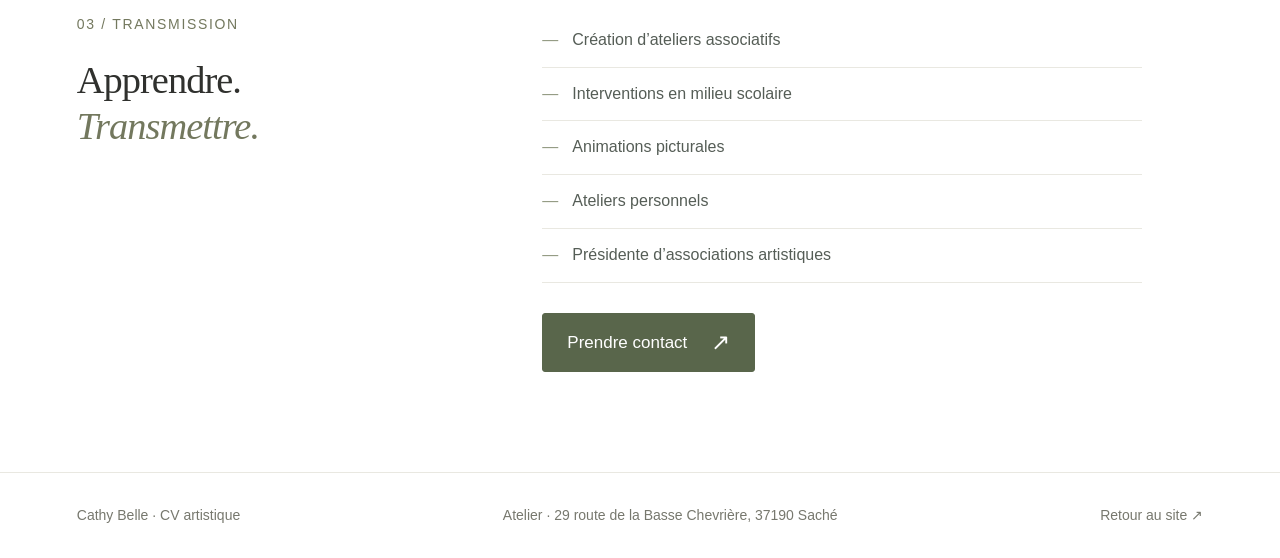
<file: cv.html>
<!doctype html>
<html lang="fr">
<head>
  <meta charset="utf-8">
  <meta name="viewport" content="width=device-width, initial-scale=1">
  <meta name="description" content="Le parcours artistique de Cathy Belle : expositions individuelles et collectives, formation et transmission.">
  <title>CV artistique — Cathy Belle</title>
  <link rel="stylesheet" href="assets/css/style.css">
  <link rel="stylesheet" href="assets/css/gallery.css">
  <link rel="stylesheet" href="assets/css/banner.css">
  <link rel="stylesheet" href="assets/css/editorial.css">
  <link rel="stylesheet" href="assets/css/cv.css">
  <link rel="stylesheet" href="assets/css/typography.css">
  <link rel="alternate" hreflang="fr" href="cv.html">
  <link rel="alternate" hreflang="en" href="en/cv.html">
</head>
<body>
  <a class="skip" href="#parcours">Aller au parcours</a>
  <header class="header">
    <div class="header-art" aria-hidden="true"><img src="images/oeuvres/img_1938.jpg" alt=""></div>
    <a class="identity" href="index.html"><span>Cathy Belle</span><small>Artiste peintre · Saché</small></a>
    <nav aria-label="Navigation principale"><a href="index.html#oeuvres">Œuvres</a><a href="index.html#apropos">Qui suis-je</a><a href="index.html#atelier">L’atelier</a><a href="index.html#contact">Contact</a></nav>
  </header>
  <a class="language-flag" href="en/cv.html" hreflang="en" aria-label="Version anglaise" title="Version anglaise"></a>
  <main id="parcours" class="cv-page">
    <section class="cv-intro"><div class="cv-intro-copy"><p class="eyebrow">Cathy Belle / Parcours artistique</p><h1>Une vie<br>en <em>peinture.</em></h1><p class="cv-intro-lead">Du dessin à la matière,<br>de l’abstraction au vivant.</p><p class="cv-intro-description">Un parcours nourri par les expositions, la recherche picturale et le plaisir de transmettre.</p><a class="text-link" href="#expositions">Explorer le parcours <span aria-hidden="true">↓</span></a></div><figure class="cv-portrait"><img src="images/cathy-belle-atelier.jpg" alt="Cathy Belle peignant à son chevalet dans son atelier, entourée de tableaux et de sa palette" fetchpriority="high" width="945" height="1424"><figcaption><span>Cathy Belle, à l’atelier</span><span>Le geste & la couleur</span></figcaption></figure></section>
    <nav class="cv-index" aria-label="Sommaire du CV"><a href="#expositions"><span>01</span> Expositions</a><a href="#autres"><span>02</span> Lieux & rencontres</a><a href="#formation"><span>03</span> Transmission</a></nav>
    <section class="cv-section cv-exhibitions" aria-labelledby="expositions"><div class="exhibition-heading"><p class="eyebrow">01 / Expositions</p><h2 id="expositions">Individuelles<br>& collectives</h2></div><div class="exhibition-backdrop" aria-hidden="true"><img src="images/expositions/exposition-03.jpg" alt="" loading="lazy" decoding="async"><img src="images/expositions/exposition-07.jpg" alt="" loading="lazy" decoding="async"></div><div class="timeline">
      <div class="cv-entry cv-featured"><h3>2026</h3><ul><li><span class="cv-event-type">Exposition personnelle</span><strong>Dans le Jardin</strong></li></ul></div>
      <div class="cv-entry"><h3>2022</h3><ul><li>Printemps des Femmes, L’Art au Féminin — Chambray-lès-Tours (37)</li><li>Exposition 75 artistes : Une œuvre pour l’Hôpital de Tours (37)</li><li>Exposition au Serpent à Plumes — Tours (37)</li></ul></div>
      <div class="cv-entry"><h3>2021</h3><ul><li>Salon d’art « Lionel Couture » — Saint-Pourçain-sur-Sioule (03)</li></ul></div>
      <div class="cv-entry"><h3>2020</h3><ul><li>Fragments d’Elle — Médiathèque, Azay-le-Rideau (37)</li></ul></div>
      <div class="cv-entry"><h3>2018</h3><ul><li>Atelier Mode d’emploi, Ponts des Arts — Artannes (37)</li><li>Exposition collective, Galerie Lansari — Artannes (37)</li></ul></div>
      <div class="cv-entry"><h3>2016</h3><ul><li>Talents de Femmes — Femmes de Talent, Inner Wheel — Sarlat (24)</li><li>Les Hivernales — Sarlat (24)</li></ul></div>
      <div class="cv-entry"><h3>2003–2016</h3><ul><li>Exposition permanente, Atelier Villa Mege — Sarlat (24)</li></ul></div>
      <div class="cv-entry"><h3>1995–2003</h3><ul><li>Galerie personnelle — Candes-Saint-Martin (37)</li></ul></div>
    </div>
    </section>
    <section class="cv-section cv-places" aria-labelledby="autres"><div class="cv-places-heading"><p class="eyebrow">02 / Autres participations</p><h2 id="autres">Lieux & rencontres</h2><p class="cv-note">Expositions et événements mentionnés dans le CV, sans date précisée.</p></div><ul class="cv-venues">
      <li>Rencontres Internationales d’Art Mural — Beaufort-en-Vallée (49)</li><li>Installation contemporaine De Beforter — Luxembourg</li><li>Festival Rues des Arts — Nancy (54)</li><li>Galerie 17 — Royan (17)</li><li>Salon d’Art Contemporain — Dammarie-les-Lys (77)</li><li>Château de Coucillon (72)</li><li>Salon des Artistes — Villevêque (49)</li><li>Maison des Associations — Cinq-Mars-la-Pile (37)</li><li>Exposition contemporaine de Saint-Grégoire — Rennes (35)</li><li>Galerie Agnès Sorel — Loches (37)</li><li>Carrés de Loches (37)</li><li>Salon d’été — Saint-Mathurin-sur-Loire (49)</li><li>IVe Biennale de Savonnières (37)</li><li>My Heart France — Ballan, IEM Charlemagne (37)</li><li>Galerie Art Présent — Paris (75)</li><li>Hôtel de Ville — Ballan (37)</li><li>Fêtes des Artistes — Beaulieu-lès-Loches (37)</li><li>Maison du Don — Tours (37)</li><li>Fêtes des peintres — Chanceaux (37)</li><li>Chevalet de Touraine (37)</li><li>Siège EDF — Banques de Tours (37)</li>
    </ul></section>
    <section class="cv-section" aria-labelledby="formation"><div><p class="eyebrow">03 / Transmission</p><h2 id="formation">Apprendre.<br><em>Transmettre.</em></h2></div><div class="prose"><ul class="cv-activities"><li>Création d’ateliers associatifs</li><li>Interventions en milieu scolaire</li><li>Animations picturales</li><li>Ateliers personnels</li><li>Présidente d’associations artistiques</li></ul><a class="text-link contact-action" href="mailto:cathybell2015@gmail.com">Prendre contact <span aria-hidden="true">↗</span></a></div></section>
  </main>
  <footer><span>Cathy Belle · CV artistique</span><span>Atelier · 29 route de la Basse Chevrière, 37190 Saché</span><a href="index.html">Retour au site ↗</a></footer>
</body>
</html>
</file>
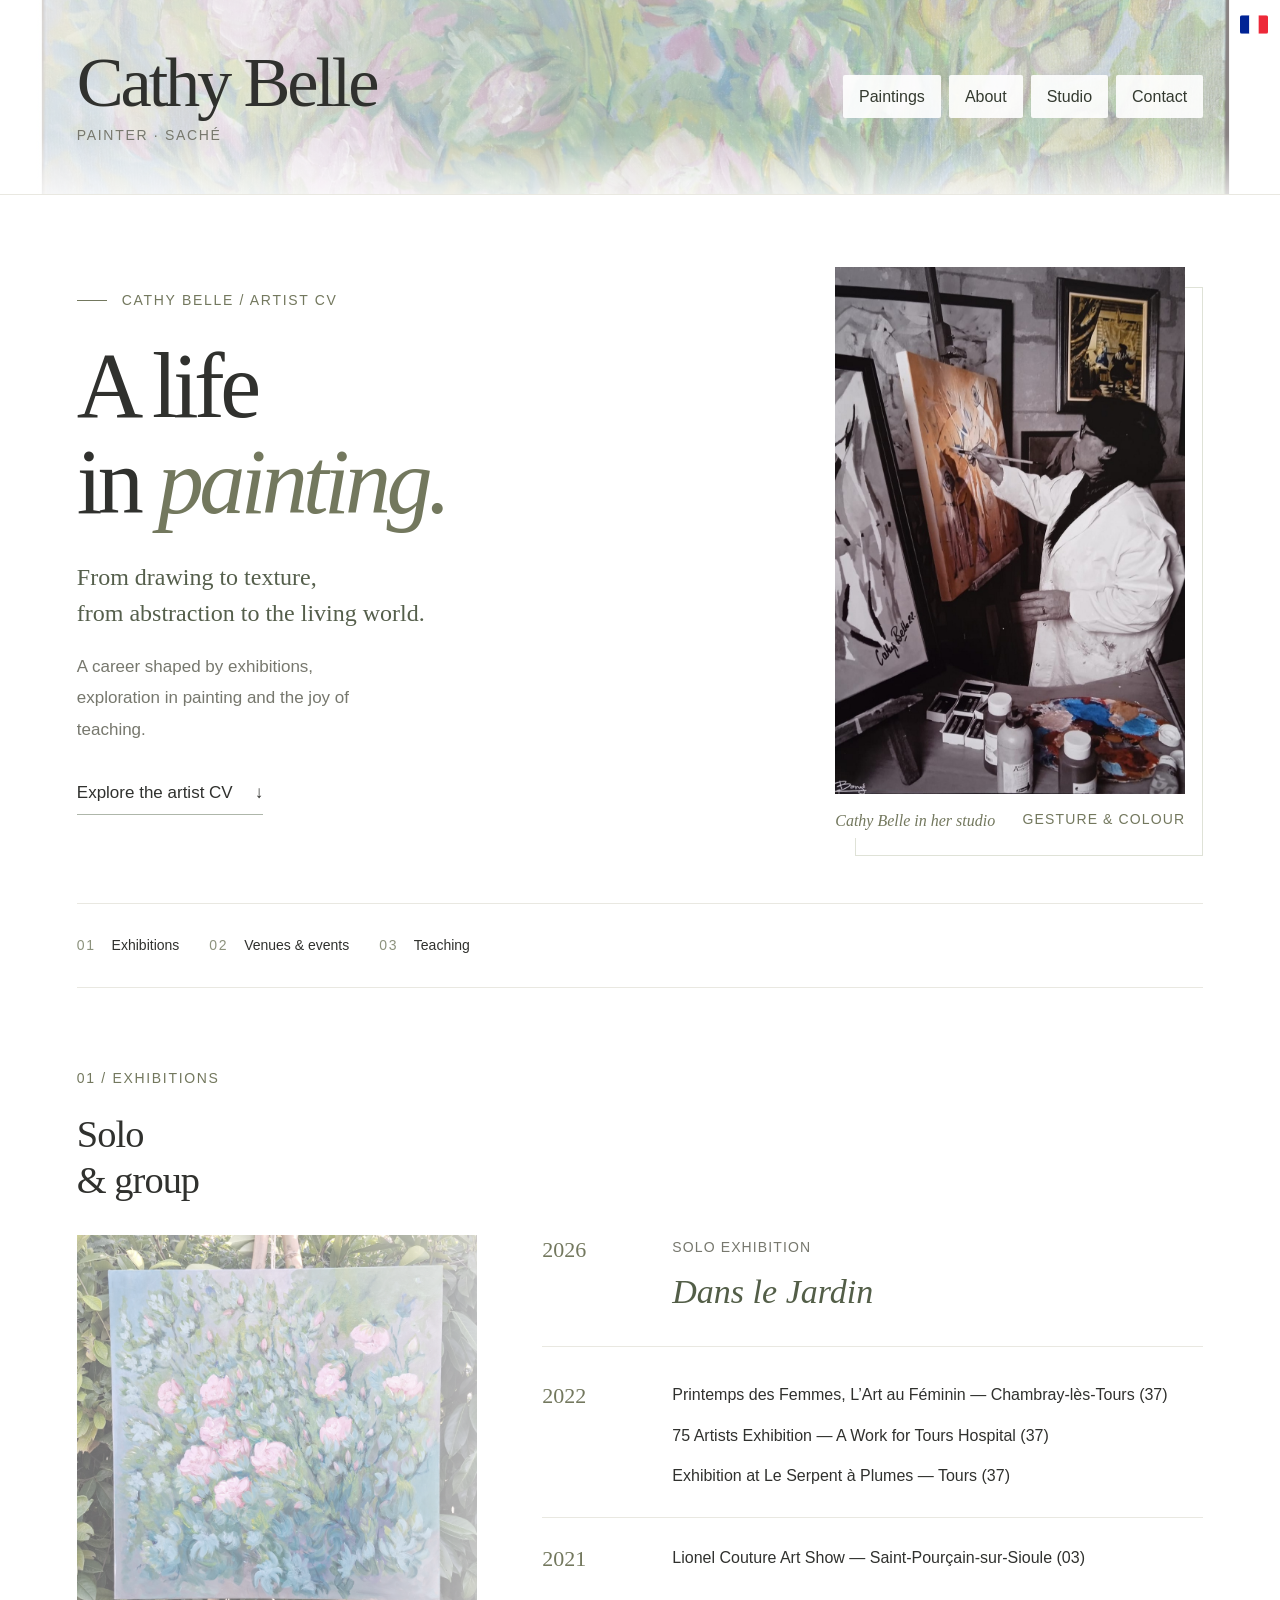
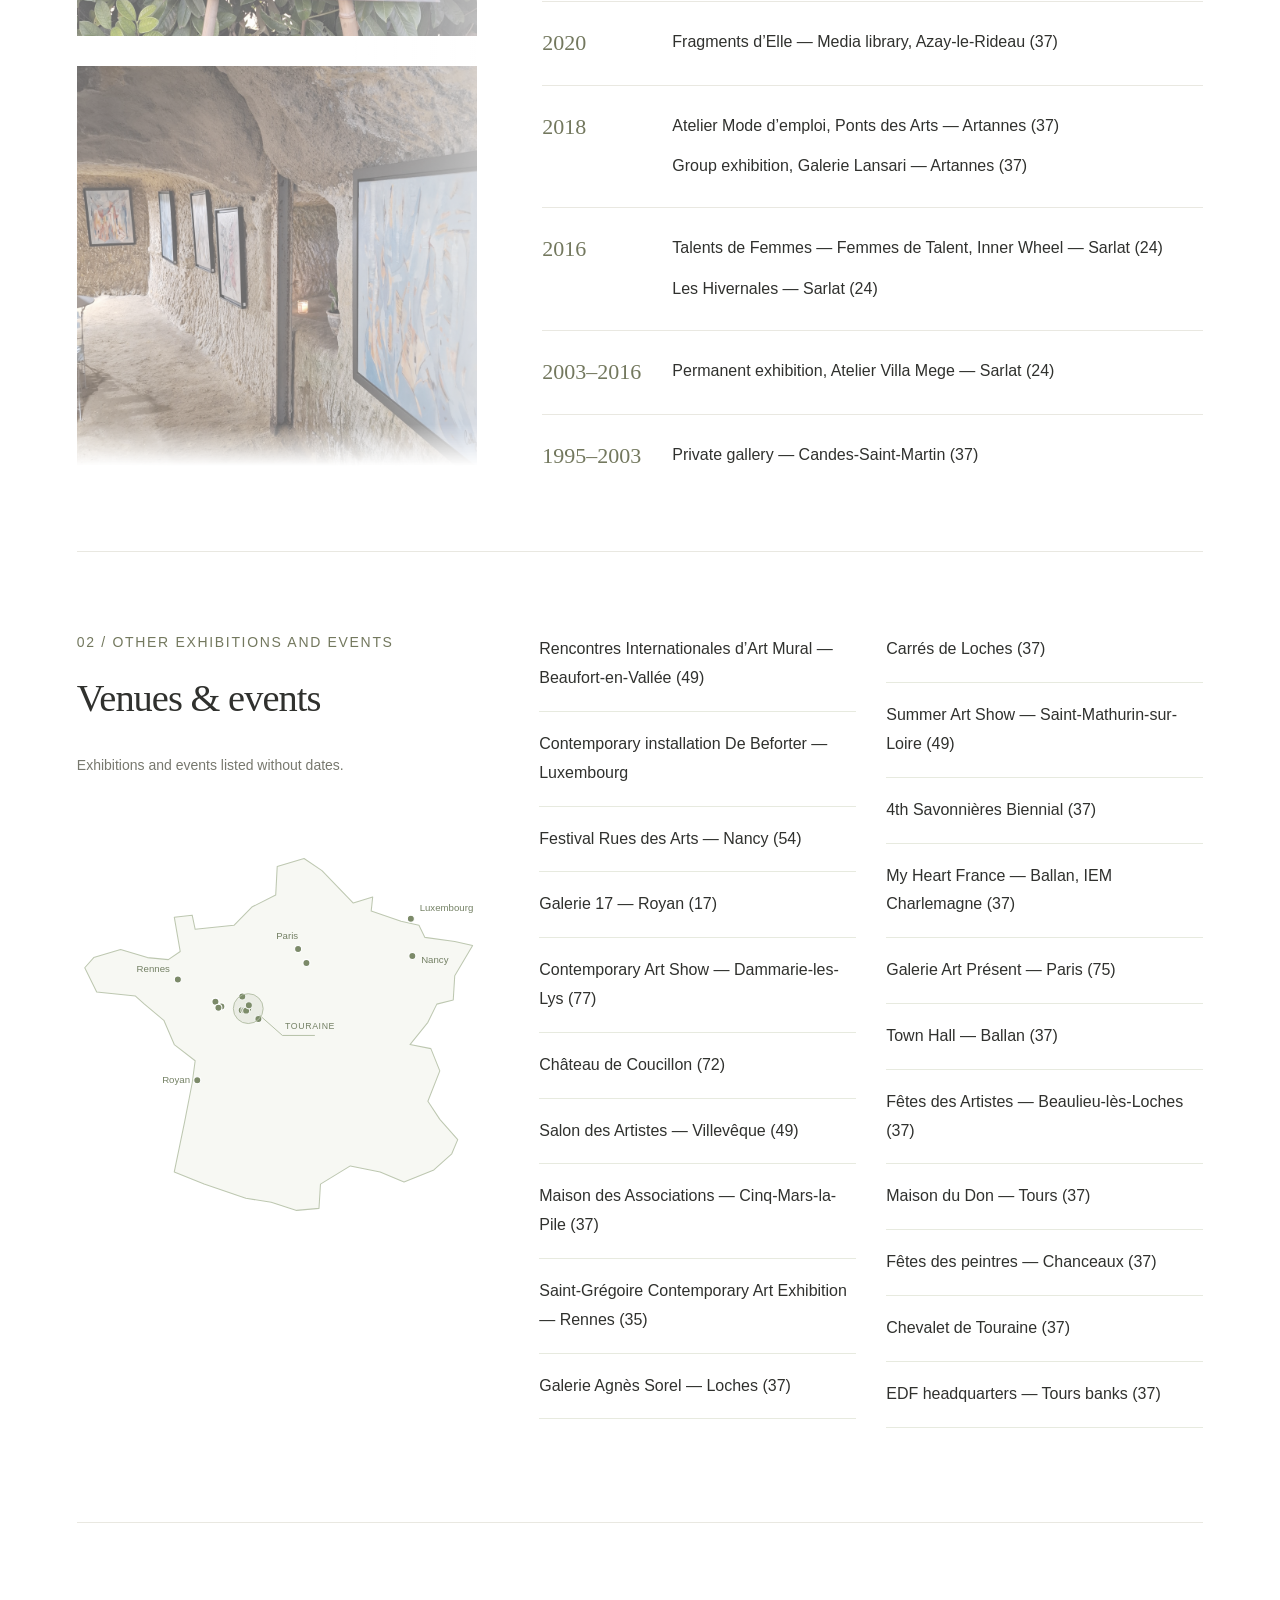
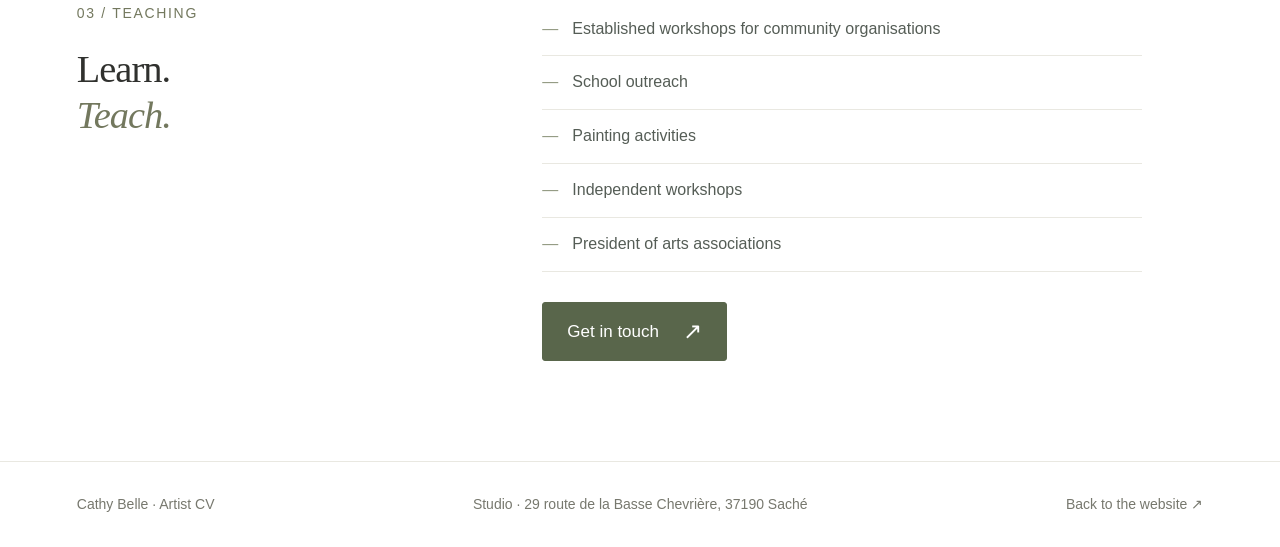
<file: en/cv.html>
<!doctype html>
<html lang="en">
<head>
  <meta charset="utf-8">
  <meta name="viewport" content="width=device-width, initial-scale=1">
  <meta name="description" content="Cathy Belle’s career as an artist, including solo and group exhibitions and teaching.">
  <title>Artist CV — Cathy Belle</title>
  <link rel="stylesheet" href="../assets/css/style.css">
  <link rel="stylesheet" href="../assets/css/gallery.css">
  <link rel="stylesheet" href="../assets/css/banner.css">
  <link rel="stylesheet" href="../assets/css/editorial.css">
  <link rel="stylesheet" href="../assets/css/cv.css">
  <link rel="stylesheet" href="../assets/css/typography.css">
  <link rel="alternate" hreflang="fr" href="../cv.html">
  <link rel="alternate" hreflang="en" href="cv.html">
</head>
<body>
  <a class="skip" href="#parcours">Skip to the artist CV</a>
  <header class="header">
    <div class="header-art" aria-hidden="true"><img src="../images/oeuvres/img_1938.jpg" alt=""></div>
    <a class="identity" href="index.html"><span>Cathy Belle</span><small>Painter · Saché</small></a>
    <nav aria-label="Main navigation"><a href="index.html#oeuvres">Paintings</a><a href="index.html#apropos">About</a><a href="index.html#atelier">Studio</a><a href="index.html#contact">Contact</a></nav>
  </header>
  <a class="language-flag" href="../cv.html" hreflang="fr" aria-label="View this page in French" title="View this page in French"></a>
  <main id="parcours" class="cv-page">
    <section class="cv-intro"><div class="cv-intro-copy"><p class="eyebrow">Cathy Belle / Artist CV</p><h1>A life<br>in <em>painting.</em></h1><p class="cv-intro-lead">From drawing to texture,<br>from abstraction to the living world.</p><p class="cv-intro-description">A career shaped by exhibitions, exploration in painting and the joy of teaching.</p><a class="text-link" href="#expositions">Explore the artist CV <span aria-hidden="true">↓</span></a></div><figure class="cv-portrait"><img src="../images/cathy-belle-atelier.jpg" alt="Cathy Belle painting at her easel in her studio, surrounded by paintings, with her palette nearby" fetchpriority="high" width="945" height="1424"><figcaption><span>Cathy Belle in her studio</span><span>Gesture & colour</span></figcaption></figure></section>
    <nav class="cv-index" aria-label="CV contents"><a href="#expositions"><span>01</span> Exhibitions</a><a href="#autres"><span>02</span> Venues & events</a><a href="#formation"><span>03</span> Teaching</a></nav>
    <section class="cv-section cv-exhibitions" aria-labelledby="expositions"><div class="exhibition-heading"><p class="eyebrow">01 / Exhibitions</p><h2 id="expositions">Solo<br>& group</h2></div><div class="exhibition-backdrop" aria-hidden="true"><img src="../images/expositions/exposition-03.jpg" alt="" loading="lazy" decoding="async"><img src="../images/expositions/exposition-07.jpg" alt="" loading="lazy" decoding="async"></div><div class="timeline">
      <div class="cv-entry cv-featured"><h3>2026</h3><ul><li><span class="cv-event-type">Solo exhibition</span><strong>Dans le Jardin</strong></li></ul></div>
      <div class="cv-entry"><h3>2022</h3><ul><li>Printemps des Femmes, L’Art au Féminin — Chambray-lès-Tours (37)</li><li>75 Artists Exhibition — A Work for Tours Hospital (37)</li><li>Exhibition at Le Serpent à Plumes — Tours (37)</li></ul></div>
      <div class="cv-entry"><h3>2021</h3><ul><li>Lionel Couture Art Show — Saint-Pourçain-sur-Sioule (03)</li></ul></div>
      <div class="cv-entry"><h3>2020</h3><ul><li>Fragments d’Elle — Media library, Azay-le-Rideau (37)</li></ul></div>
      <div class="cv-entry"><h3>2018</h3><ul><li>Atelier Mode d’emploi, Ponts des Arts — Artannes (37)</li><li>Group exhibition, Galerie Lansari — Artannes (37)</li></ul></div>
      <div class="cv-entry"><h3>2016</h3><ul><li>Talents de Femmes — Femmes de Talent, Inner Wheel — Sarlat (24)</li><li>Les Hivernales — Sarlat (24)</li></ul></div>
      <div class="cv-entry"><h3>2003–2016</h3><ul><li>Permanent exhibition, Atelier Villa Mege — Sarlat (24)</li></ul></div>
      <div class="cv-entry"><h3>1995–2003</h3><ul><li>Private gallery — Candes-Saint-Martin (37)</li></ul></div>
    </div>
    </section>
    <section class="cv-section cv-places" aria-labelledby="autres"><div class="cv-places-heading"><p class="eyebrow">02 / Other exhibitions and events</p><h2 id="autres">Venues & events</h2><p class="cv-note">Exhibitions and events listed without dates.</p></div><ul class="cv-venues">
      <li>Rencontres Internationales d’Art Mural — Beaufort-en-Vallée (49)</li><li>Contemporary installation De Beforter — Luxembourg</li><li>Festival Rues des Arts — Nancy (54)</li><li>Galerie 17 — Royan (17)</li><li>Contemporary Art Show — Dammarie-les-Lys (77)</li><li>Château de Coucillon (72)</li><li>Salon des Artistes — Villevêque (49)</li><li>Maison des Associations — Cinq-Mars-la-Pile (37)</li><li>Saint-Grégoire Contemporary Art Exhibition — Rennes (35)</li><li>Galerie Agnès Sorel — Loches (37)</li><li>Carrés de Loches (37)</li><li>Summer Art Show — Saint-Mathurin-sur-Loire (49)</li><li>4th Savonnières Biennial (37)</li><li>My Heart France — Ballan, IEM Charlemagne (37)</li><li>Galerie Art Présent — Paris (75)</li><li>Town Hall — Ballan (37)</li><li>Fêtes des Artistes — Beaulieu-lès-Loches (37)</li><li>Maison du Don — Tours (37)</li><li>Fêtes des peintres — Chanceaux (37)</li><li>Chevalet de Touraine (37)</li><li>EDF headquarters — Tours banks (37)</li>
    </ul></section>
    <section class="cv-section" aria-labelledby="formation"><div><p class="eyebrow">03 / Teaching</p><h2 id="formation">Learn.<br><em>Teach.</em></h2></div><div class="prose"><ul class="cv-activities"><li>Established workshops for community organisations</li><li>School outreach</li><li>Painting activities</li><li>Independent workshops</li><li>President of arts associations</li></ul><a class="text-link contact-action" href="mailto:cathybell2015@gmail.com">Get in touch <span aria-hidden="true">↗</span></a></div></section>
  </main>
  <footer><span>Cathy Belle · Artist CV</span><span>Studio · 29 route de la Basse Chevrière, 37190 Saché</span><a href="index.html">Back to the website ↗</a></footer>
</body>
</html>
</file>
<file: assets/css/style.css>
:root{color-scheme:light;--ink:#282c29;--muted:#6a706a;--line:#e7e9e5;--accent:#52634e}*{box-sizing:border-box}html{scroll-behavior:smooth;scroll-padding-top:35px}body{margin:0;background:#fff;color:var(--ink);font:15px/1.7 Arial,Helvetica,sans-serif}a{color:inherit;text-decoration:none}button{font:inherit;color:inherit;cursor:pointer}a:focus-visible,button:focus-visible{outline:2px solid var(--accent);outline-offset:6px}.header{max-width:1400px;margin:auto;padding:38px 6%;display:flex;align-items:center;justify-content:space-between;border-bottom:1px solid var(--line)}.identity span{display:block;font:32px Georgia,serif;letter-spacing:.02em}.identity small{font-size:10px;letter-spacing:.18em;text-transform:uppercase;color:var(--muted)}nav{display:flex;gap:32px;font-size:12px}nav a{border-bottom:1px solid transparent}nav a:hover{border-color:var(--accent)}main{max-width:1400px;margin:auto;padding:0 6%}.intro{padding:82px 0 68px;position:relative}.eyebrow{text-transform:uppercase;letter-spacing:.19em;font-size:10px;color:var(--accent);margin:0 0 20px}h1,h2,p{margin-top:0}h1{font:normal clamp(42px,5vw,70px)/1.12 Georgia,serif;letter-spacing:-.035em;margin-bottom:24px}.intro>p:not(.eyebrow){color:var(--muted);font-size:14px}.text-link{display:inline-flex;align-items:center;gap:36px;font-size:12px;border-bottom:1px solid #aeb6aa;padding-bottom:6px}.intro .text-link{margin-top:12px}.section-heading{display:flex;justify-content:space-between;align-items:baseline;padding:0 0 23px;border-bottom:1px solid var(--line);margin-bottom:30px}.section-heading h2{font-size:12px;font-weight:normal;letter-spacing:.1em;text-transform:uppercase;margin:0}.section-heading>span{font-size:11px;color:var(--muted)}.gallery{display:grid;grid-template-columns:repeat(3,minmax(0,1fr));gap:42px 28px}.artwork{margin:0}.artwork button{display:block;width:100%;border:0;background:#fff;padding:0;text-align:left}.image-wrap{display:flex;align-items:center;justify-content:center;aspect-ratio:1;background:#fafbf9;overflow:hidden}.artwork img{width:100%;height:100%;object-fit:contain;transition:transform .4s,opacity .4s}.artwork button:hover img{transform:scale(1.025);opacity:.94}.artwork figcaption{padding-top:13px;display:flex;justify-content:space-between;gap:10px;font-size:12px}.artwork figcaption small{font-size:10px;color:var(--muted)}.section{padding:85px 0;display:grid;grid-template-columns:1fr 1.4fr;gap:80px;border-top:1px solid var(--line);scroll-margin-top:25px}.about{margin-top:90px}.section h2{font:normal clamp(30px,3.5vw,46px)/1.2 Georgia,serif;letter-spacing:-.025em}.prose{max-width:600px;color:#555d56;font-size:14px}.prose p{margin-bottom:20px}blockquote{margin:0 0 80px;padding:46px 20px;text-align:center;font:italic clamp(23px,3vw,36px)/1.5 Georgia,serif;color:var(--accent)}cite{display:block;margin-top:22px;font:10px Arial,sans-serif;text-transform:uppercase;letter-spacing:.18em}.contact{padding-bottom:95px}.contact p{color:var(--muted);font-size:13px}address{font-style:normal;display:flex;flex-direction:column;align-items:flex-start;gap:12px}address .email{font:clamp(17px,2vw,24px) Georgia,serif;border-bottom:1px solid #adb4a9;padding-bottom:8px}address p{margin-top:15px}footer{max-width:1400px;margin:auto;border-top:1px solid var(--line);padding:25px 6%;display:flex;justify-content:space-between;gap:20px;font-size:10px;color:var(--muted)}.skip{position:fixed;top:-70px;background:#fff;padding:10px;z-index:10}.skip:focus{top:0}dialog{border:0;width:100vw;max-width:none;height:100dvh;max-height:none;margin:0;padding:24px 4%;background:#fff;color:var(--ink)}dialog::backdrop{background:#fff}dialog[open]{display:flex;flex-direction:column;animation:appear .25s ease}.lightbox-top{display:flex;justify-content:space-between;align-items:center;font-size:12px}.lightbox-top button,.lightbox-stage button{border:0;background:transparent;min-width:44px;min-height:44px}.lightbox-stage{flex:1;min-height:0;display:flex;align-items:center;justify-content:space-between;gap:20px}.lightbox-stage img{max-width:calc(100% - 128px);width:auto;max-height:100%;object-fit:contain}.lightbox-stage button{font-size:25px}.lightbox-caption{text-align:center;padding-top:18px}.lightbox-caption h2{font:24px Georgia,serif;margin-bottom:4px}.lightbox-caption p{font-size:11px;color:var(--muted);margin-bottom:0}@keyframes appear{from{opacity:0;transform:translateY(5px)}to{opacity:1;transform:none}}@media(min-width:1000px){.intro .text-link{position:absolute;right:0;bottom:78px}}@media(max-width:720px){.header{padding:25px 6%;align-items:flex-start;gap:25px;flex-direction:column}nav{gap:23px;flex-wrap:wrap}.intro{padding:55px 0}.gallery{grid-template-columns:repeat(2,minmax(0,1fr));gap:28px 15px}.artwork figcaption{display:block}.artwork figcaption small{display:block;margin-top:3px}.section{grid-template-columns:1fr;gap:18px;padding:50px 0}.about{margin-top:55px}blockquote{margin-bottom:35px;padding:25px 0}.section-heading>span{display:none}footer{flex-direction:column;gap:5px}.lightbox-stage{gap:0}.lightbox-stage img{max-width:calc(100% - 88px)}}@media(prefers-reduced-motion:reduce){html{scroll-behavior:auto}*,*::before,*::after{animation:none!important;transition:none!important}}
</file>
<file: assets/css/gallery.css>
/* Fixed exhibition plates keep portrait and landscape works aligned. */
:root{--ink:#30312e;--muted:#77786e;--accent:#73785e;--line:#e9e8e1}
.identity span{font-size:clamp(48px,5.5vw,72px);line-height:1.08;letter-spacing:-.045em}
.identity small{letter-spacing:.22em}
.intro{padding-top:94px;padding-bottom:86px}
.intro::before{content:"";position:absolute;left:0;top:61px;width:42px;height:1px;background:#969b7f}
h1{font-size:clamp(43px,5.4vw,76px);line-height:1.13;letter-spacing:-.045em}
h1 em{font-weight:normal;color:#777b63}
.section-heading{padding-bottom:20px;margin-bottom:34px;align-items:center}
.section-heading h2{font:normal 29px/1.25 Georgia,serif;letter-spacing:-.025em;text-transform:none}
.section-heading>span{letter-spacing:.08em;font-size:10px;text-transform:uppercase}
.gallery{grid-template-columns:repeat(3,minmax(0,1fr));gap:36px 26px;align-items:stretch}
.artwork{min-width:0;display:grid;grid-template-rows:auto 74px}
.artwork button{min-width:0;align-self:start}
.image-wrap{position:relative;display:block;width:100%;height:auto;aspect-ratio:1/1;overflow:hidden;background:#fff;border:0}
.artwork img{position:absolute;inset:0;width:100%;height:100%;padding:22px;object-fit:contain;transition:transform .45s ease,filter .45s ease}
.artwork button:hover img{transform:scale(1.035);opacity:1;filter:drop-shadow(0 4px 5px #25251b12)}
.art-number{position:absolute;bottom:7px;left:11px;font-size:9px;line-height:1.4;letter-spacing:.1em;color:#93978a;pointer-events:none}
.artwork figcaption{height:74px;min-width:0;padding:16px 2px 10px;display:flex;flex-direction:column;align-items:flex-start;justify-content:flex-start;gap:3px;line-height:1.35;font:normal 17px/1.3 Georgia,serif}
.artwork figcaption small{font:9px/1.4 Arial,sans-serif;text-transform:uppercase;letter-spacing:.14em;color:#818475}
.section h2{font-style:italic;color:#575d4b}
blockquote{position:relative;padding:56px 20px;font-size:clamp(24px,3vw,38px)}
blockquote::before{content:"";position:absolute;top:0;left:calc(50% - 22px);width:44px;height:1px;background:#b5baa7}
@media(min-width:1000px){.intro .text-link{bottom:98px}}
@media(max-width:900px){.gallery{grid-template-columns:repeat(2,minmax(0,1fr))}}
@media(max-width:720px){.intro{padding-top:65px;padding-bottom:55px}.intro::before{top:38px;width:28px}.gallery{gap:24px 15px}.artwork img{padding:15px}.section-heading h2{font-size:25px}.artwork figcaption{font-size:15px;padding-top:12px}.artwork figcaption small{margin:0}.identity span{font-size:48px}}
@media(max-width:420px){.gallery{grid-template-columns:minmax(0,1fr);gap:22px}.artwork{grid-template-rows:auto 64px}.artwork figcaption{height:64px}.artwork img{padding:24px}.section-heading h2{font-size:26px}}
</file>
<file: assets/css/banner.css>
.intro{display:grid;grid-template-columns:1fr 1.1fr;align-items:center;gap:45px;padding:58px 0 74px;isolation:isolate}.intro::before{display:none}.intro-copy{padding:20px 0;position:relative;z-index:1}.intro h1{font-size:clamp(39px,4.4vw,62px)}.intro-copy>p:not(.eyebrow){font-size:14px;color:var(--muted)}.intro .text-link{position:static;margin-top:16px}.intro-painting{margin:0;min-width:0;position:relative;z-index:1}.intro-painting a{display:block}.intro-painting img{display:block;width:100%;max-height:590px;object-fit:contain}.intro-painting figcaption{display:flex;justify-content:space-between;padding:12px 4px 0;font:italic 13px Georgia,serif;color:var(--accent)}.intro-painting figcaption span{font:9px Arial,sans-serif;text-transform:uppercase;letter-spacing:.16em}
@media(max-width:900px){.intro{gap:20px}.intro h1{font-size:42px}}
@media(max-width:620px){.intro{grid-template-columns:1fr;padding:32px 0 48px;gap:22px}.intro-copy{padding:10px 0 0}.intro h1{font-size:43px}.intro-painting img{max-height:420px}}
.gallery{grid-template-columns:repeat(2,minmax(0,1fr));gap:36px 28px}.artwork img{padding:14px}.artwork figcaption{font-size:20px}@media(max-width:620px){.gallery{grid-template-columns:minmax(0,1fr)}.artwork figcaption{font-size:18px}}

.header{position:relative;isolation:isolate;overflow:hidden}
.header-art{position:absolute;inset:0;z-index:0;pointer-events:none;opacity:.52}
.header-art img{display:block;width:100%;height:100%;object-fit:cover;object-position:center 45%}
.header-art::after{content:'';position:absolute;inset:0;background:linear-gradient(90deg,#ffffffa6 0%,#ffffff30 48%,#ffffff10 100%),linear-gradient(0deg,#ffffffb3,transparent 30%)}
.header>.identity,.header>nav{position:relative;z-index:1}

.language-flag {
  position: absolute;
  top: 4px;
  right: 4px;
  z-index: 2;
  display: grid;
  place-items: center;
  width: 44px;
  height: 40px;
}

.language-flag::before {
  content: '';
  width: 28px;
  height: 14px;
  background: url('../../images/uk-flag.svg') center / contain no-repeat;
}

.language-flag[hreflang="fr"]::before {
  height: 19px;
  background-image: url('../../images/fr-flag.svg');
}

.language-flag:focus-visible {
  outline-offset: -3px;
}

.header > nav {
  flex-wrap: wrap;
}
</file>
<file: assets/css/editorial.css>
/* Editorial rhythm for the artist's catalogue. */
.header nav{gap:8px;align-items:center}
.header nav a{background:rgba(255,255,255,.9);border:0!important;border-radius:2px;padding:10px 16px!important;color:#343a30;transition:background .2s,color .2s}
.header nav a:hover,.header nav a:focus-visible{background:#fff;color:#6d795b}
@media(max-width:720px){.header nav{gap:6px}.header nav a{padding:8px 12px!important}}
.header{padding-top:44px;padding-bottom:44px}.header nav a{padding:8px 0;font-size:12px}.header nav a:last-child{border-bottom:1px solid #87917c}
.intro{padding-top:72px;padding-bottom:90px;gap:60px}.intro-copy .eyebrow{display:flex;align-items:center;gap:15px}.intro-copy .eyebrow::before{content:"";width:30px;height:1px;background:var(--accent)}.intro h1{line-height:1.16}.intro-copy>p:not(.eyebrow){max-width:290px;line-height:1.9}.intro-painting figcaption{padding-top:17px}.text-link{gap:24px;transition:color .2s,gap .2s}.text-link:hover{color:#788363;gap:32px}
.section-heading{margin-bottom:0;padding-bottom:22px}.section-heading h2{font-size:36px}.gallery-toolbar{display:flex;align-items:center;justify-content:space-between;gap:16px;margin:25px 0 30px}.gallery-filters{display:flex;flex-wrap:wrap;gap:10px 25px}.gallery-filters button{border:0;border-bottom:1px solid transparent;background:#fff;font-size:11px;padding:9px 0;color:var(--muted)}.gallery-filters button[aria-pressed="true"]{color:var(--ink);border-color:#81896f}.gallery-filters button:hover{color:var(--ink)}#visible-count{font:italic 13px Georgia,serif;color:var(--muted);white-space:nowrap}.gallery{gap:40px 42px}.artwork[hidden]{display:none}.artwork figcaption{align-items:flex-start;border-top:1px solid var(--line);padding-top:15px}.image-wrap{background:#fff}.artwork img{padding:5px 5px 20px}.art-number{background:#fff;bottom:3px;left:5px}.artwork button:hover img{filter:none}
.section{gap:80px;padding:95px 0;grid-template-columns:1fr 1.2fr}.section .eyebrow{margin-bottom:25px}.section h2{font-size:clamp(36px,4vw,53px);font-style:normal;line-height:1.18;letter-spacing:-.035em;color:var(--ink)}.section h2 em{color:var(--accent);font-weight:normal}.prose{font-size:15px;line-height:1.95}.prose p{margin-bottom:24px}.about .prose>p:first-child{font:23px/1.65 Georgia,serif;color:#4d5847;margin-bottom:30px}.about-art{margin:38px 0 0;max-width:310px}.about-art img{display:block;width:100%;height:290px;object-fit:contain;object-position:left center}.about-art figcaption{font:italic 13px/1.5 Georgia,serif;padding-top:12px}.about-art figcaption span{color:var(--muted)}
blockquote{margin:0;padding:70px 0 90px;font-size:clamp(27px,3.3vw,43px);letter-spacing:-.02em}blockquote cite{font-size:10px;letter-spacing:.22em;margin-top:28px}.atelier-note{color:var(--muted);font-size:12px;line-height:1.9}.prose .lead{font:27px/1.45 Georgia,serif;color:var(--accent);max-width:350px}.practice{display:flex;flex-wrap:wrap;gap:10px 22px;padding:20px 0 25px;margin:8px 0 20px;border-top:1px solid var(--line);border-bottom:1px solid var(--line)}.practice span{font-size:10px;letter-spacing:.06em}.contact h2{font-size:clamp(43px,5vw,65px)}.contact>div>p:last-child{line-height:1.9}.contact address{gap:0;width:100%}.contact-line{border-bottom:1px solid var(--line);padding:21px 0;width:100%}.contact-line:first-child{padding-top:0}.contact-line:last-child{border:0}.contact-label{display:block;text-transform:uppercase;letter-spacing:.16em;font-size:9px;color:var(--muted);margin-bottom:10px}.contact address .email{font-size:clamp(17px,2.1vw,27px);border:0;display:flex;justify-content:space-between;gap:12px;overflow-wrap:anywhere}.contact-line>p{margin:0;line-height:1.9}.contact-line>a:not(.email){font:23px Georgia,serif}footer{padding-top:30px;padding-bottom:30px}
@media(max-width:900px){.header{gap:25px}.header nav{gap:20px}.intro{gap:28px}.section{gap:35px}.gallery{gap:32px 24px}}
@media(max-width:720px){.header{padding-top:30px;padding-bottom:30px}.intro{padding-top:40px;padding-bottom:55px}.section{grid-template-columns:1fr;gap:25px;padding:55px 0}.about .prose>p:first-child{font-size:21px}.about-art{max-width:230px;margin-top:25px}.about-art img{height:220px}.gallery-toolbar{align-items:flex-start}.gallery-filters{gap:6px 17px}.gallery-filters button{font-size:10px}#visible-count{padding-top:9px}.section-heading h2{font-size:30px}.section-heading>span{display:none}blockquote{padding:45px 0 60px}.contact address{margin-top:10px}}
@media(max-width:420px){.gallery-toolbar{flex-direction:column;gap:0}.gallery{gap:22px}.artwork figcaption{height:74px}.section h2{font-size:38px}.intro h1{font-size:40px}}
</file>
<file: assets/css/typography.css>
/* Shared reading scale and clearly visible actions on both pages. */
:root{--text-body:17px;--text-small:14px;--text-action:17px}
body{font-size:var(--text-body);line-height:1.75}
.header nav a{font-size:16px;line-height:1.45}
.identity small{font-size:14px;letter-spacing:.12em}
.eyebrow,.section .eyebrow,.cv-section .eyebrow,.cv-intro-copy .eyebrow{font-size:14px;line-height:1.5;letter-spacing:.12em}
.intro-copy>p:not(.eyebrow),.prose,.contact p,.contact>div>p:last-child,.contact-line>p,.atelier-note,.cv-intro-description{font-size:var(--text-body);line-height:1.85}
.intro-copy>p:not(.eyebrow){max-width:360px}
.practice span,.contact-label,.section-heading>span,.gallery-filters button,#visible-count,.artwork figcaption small,.art-number,footer,.cv-index a,.cv-index a span,.cv-note,.cv-places .cv-note{font-size:var(--text-small)}
.contact-label,.practice span{letter-spacing:.07em}
.gallery-filters button{padding:12px 0;min-height:46px}
.gallery-toolbar{align-items:center}
.artwork{grid-template-rows:auto 94px}.artwork figcaption{height:94px;font-size:22px;gap:6px}.artwork figcaption small{letter-spacing:.08em}
.intro-painting figcaption,.about-art figcaption,.cv-portrait figcaption{font-size:16px;line-height:1.6}
.intro-painting figcaption span,.cv-portrait figcaption span:last-child,blockquote cite{font-size:var(--text-small);letter-spacing:.08em}
.cv-entry li,.cv-venues li,.cv-activities li{font-size:16px;line-height:1.8}
.cv-entry h3{font-size:22px}.cv-event-type{font-size:14px;letter-spacing:.08em}
.cv-index{gap:16px 30px}.cv-index a{padding:6px 0;line-height:1.6}
.text-link{font-size:var(--text-action);line-height:1.5;padding-bottom:8px;gap:22px}
.contact-action{display:inline-flex;align-items:center;justify-content:space-between;gap:24px;min-height:56px;padding:16px 24px;border:1px solid #59664b;border-radius:3px;background:#59664b;color:#fff;font:500 var(--text-action)/1.5 Arial,Helvetica,sans-serif;text-decoration:none;transition:background .2s,border-color .2s,box-shadow .2s;max-width:100%}
.contact-action:hover{color:#fff;background:#424f36;border-color:#424f36;gap:24px;box-shadow:0 3px 10px #303b2420}
.contact-action span[aria-hidden]{font-size:23px;line-height:1;flex-shrink:0}
.contact-action:focus-visible,.contact-line>a:focus-visible{outline:3px solid #82916d;outline-offset:5px}
.contact address .email,.contact-line>a:not(.email){display:flex;align-items:center;justify-content:space-between;gap:16px;width:100%;padding:16px 20px;border:1px solid #aeb8a2;border-radius:3px;background:#f7f9f3;color:#38472c;font:normal clamp(18px,1.8vw,23px)/1.5 Arial,Helvetica,sans-serif;text-decoration:underline;text-decoration-thickness:1px;text-underline-offset:5px;transition:background .2s,border-color .2s}
.contact address .email:hover,.contact-line>a:not(.email):hover{background:#edf2e5;border-color:#647452}
.contact-line{padding:24px 0}.contact-line>a span[aria-hidden]{text-decoration:none;flex-shrink:0}
.lightbox-top,.lightbox-caption p{font-size:14px}.lightbox-top button{font-size:16px}
@media(max-width:900px){.header{flex-wrap:wrap}.header nav{flex-wrap:wrap;gap:8px}.intro-painting figcaption{flex-wrap:wrap;gap:6px}}
@media(max-width:720px){.header nav a{font-size:15px}.gallery-filters button{font-size:14px}.cv-intro-copy .eyebrow{font-size:14px}.artwork figcaption{font-size:20px}.contact-action{width:100%;padding:16px 20px}.cv-portrait figcaption{font-size:16px}.cv-portrait figcaption span:last-child{font-size:14px}.cv-note{max-width:none}.cv-places-heading::after{top:255px}.cv-places-heading{min-height:650px}}
@media(max-width:480px){.gallery-toolbar{align-items:flex-start}.cv-entry{grid-template-columns:88px 1fr;gap:12px}.cv-entry h3{font-size:19px}.cv-index a{font-size:14px}.artwork{grid-template-rows:auto 94px}.contact address .email{font-size:17px;padding:15px 12px;gap:8px;overflow-wrap:anywhere}.cv-places-heading{min-height:590px}.cv-places-heading::after{top:265px}}
@media(prefers-reduced-motion:reduce){.contact-action,.contact-line>a{transition:none}}
</file>
<file: assets/css/cv.css>
/* Artist CV: white editorial layout and a quiet exhibition timeline. */
.header{flex-wrap:wrap}.header nav{flex-wrap:wrap}
.cv-intro{display:grid;grid-template-columns:1.1fr 1fr;align-items:center;gap:80px;padding:72px 0 65px}
.cv-intro-copy .eyebrow{display:flex;align-items:center;gap:15px}.cv-intro-copy .eyebrow::before{content:'';width:30px;height:1px;background:var(--accent)}
.cv-intro h1{font:normal clamp(62px,7.2vw,102px)/1.04 Georgia,serif;letter-spacing:-.05em;margin:28px 0}.cv-intro h1 em{font-weight:normal;color:var(--accent)}
.cv-intro-lead{font:24px/1.5 Georgia,serif;color:#555f4c;margin-bottom:20px}.cv-intro-description{max-width:310px;font-size:13px;line-height:1.95;color:var(--muted)}.cv-intro .text-link{margin-top:18px}
.cv-portrait{position:relative;margin:0 18px 0 0;max-width:350px;justify-self:end;width:100%}.cv-portrait::before{content:'';position:absolute;inset:20px -18px -18px 20px;border:1px solid #dfe2d7;z-index:-1}.cv-portrait img{display:block;width:100%;height:auto}.cv-portrait figcaption{display:flex;justify-content:space-between;gap:12px;background:#fff;padding:14px 0 4px;font:italic 12px Georgia,serif;color:var(--accent)}.cv-portrait figcaption span:last-child{font:8px/1.6 Arial,sans-serif;text-transform:uppercase;letter-spacing:.14em}
.cv-index{display:flex;flex-wrap:wrap;gap:20px 45px;padding:24px 0;border-top:1px solid var(--line);border-bottom:1px solid var(--line)}.cv-index a{font-size:11px}.cv-index a span{font-size:9px;letter-spacing:.12em;color:#8c927d;margin-right:12px}.cv-index a:hover{color:var(--accent)}
.cv-section{display:grid;grid-template-columns:1fr 1.65fr;gap:65px;padding:80px 0;border-bottom:1px solid var(--line)}.cv-section h2{scroll-margin-top:35px;font:normal clamp(29px,3vw,39px)/1.2 Georgia,serif;letter-spacing:-.025em}.cv-section h2 em{font-weight:normal;color:var(--accent)}.cv-section .eyebrow{font-size:9px;margin-bottom:22px}
.timeline{position:relative}.cv-entry{position:relative;display:grid;grid-template-columns:105px 1fr;gap:25px;padding:26px 0;border-bottom:1px solid var(--line)}.cv-entry:last-child{border:0;padding-bottom:0}.cv-entry:first-child{padding-top:0}.cv-entry h3{font:normal 20px/1.4 Georgia,serif;color:var(--accent);margin:0;font-variant-numeric:lining-nums}.cv-entry ul,.cv-venues,.cv-activities{list-style:none;margin:0;padding:0}.cv-entry li{font-size:13px;line-height:1.85;padding:0 0 12px}.cv-entry li:last-child{padding-bottom:0}.cv-featured{margin-bottom:8px;padding-bottom:32px}.cv-featured h3{font-size:28px}.cv-event-type{display:block;font-size:9px;text-transform:uppercase;letter-spacing:.13em;color:var(--muted);margin-bottom:9px}.cv-featured strong{font:italic 34px/1.3 Georgia,serif;color:#535e48}
.cv-note{max-width:230px;color:var(--muted);font-size:12px;line-height:1.9}.cv-venues{columns:2;column-gap:32px}.cv-venues li{break-inside:avoid;padding:0 0 15px;margin-bottom:15px;border-bottom:1px solid var(--line);font-size:12px;line-height:1.8}.cv-section .prose>p{font:23px/1.6 Georgia,serif;color:#545f49;margin-bottom:24px}.cv-activities{margin-bottom:30px}.cv-activities li{padding:12px 0;border-bottom:1px solid var(--line);font-size:13px}.cv-activities li::before{content:'—';color:#929a82;margin-right:14px}
.cv-page{padding-bottom:20px}.cv-section:last-child{border-bottom:0}
@media(max-width:1000px){.cv-intro{gap:40px}.cv-section{gap:32px}.cv-venues{columns:1}.cv-entry{grid-template-columns:90px 1fr;gap:18px}.cv-entry h3{font-size:18px}}
@media(max-width:720px){.cv-intro{grid-template-columns:1fr 1fr;gap:25px;padding:45px 0}.cv-intro h1{font-size:58px}.cv-intro-copy .eyebrow{font-size:8px}.cv-intro-copy .eyebrow::before{display:none}.cv-intro-lead{font-size:19px}.cv-intro-description{font-size:12px}.cv-portrait{margin-right:10px}.cv-portrait::before{inset:12px -10px -10px 12px}.cv-portrait figcaption{display:block;font-size:11px}.cv-portrait figcaption span{display:block}.cv-portrait figcaption span:last-child{margin-top:5px}.cv-index{gap:12px 22px}.cv-index a{font-size:10px}.cv-index a span{margin-right:6px}.cv-section{grid-template-columns:1fr;gap:22px;padding:45px 0}.cv-section h2{font-size:32px}.cv-note{max-width:none}.cv-venues{columns:2;column-gap:22px}}
@media(max-width:480px){.cv-intro{grid-template-columns:1fr;gap:35px}.cv-intro h1{font-size:68px}.cv-portrait{max-width:300px;justify-self:start}.cv-intro-description{max-width:320px}.cv-index{flex-direction:column;gap:14px}.cv-venues{columns:1}.cv-entry{grid-template-columns:80px 1fr;gap:15px}.cv-featured strong{font-size:30px}}
@media print{.header nav,.cv-index,.text-link,.skip,footer{display:none}.cv-intro{grid-template-columns:1fr 1fr;padding:20px 0;gap:30px}.cv-intro h1{font-size:45px}.cv-intro-lead{font-size:18px}.cv-portrait{max-width:170px}.cv-portrait::before{display:none}.cv-section{grid-template-columns:1fr 2fr;gap:25px;padding:25px 0}.cv-section h2{font-size:24px}.cv-entry{break-inside:avoid;padding:15px 0}.cv-venues{columns:2}body{font-size:11px}}

.cv-places{position:relative;isolation:isolate;gap:60px}
.cv-places-heading{position:relative;align-self:start;padding-bottom:105%;min-width:0}
.cv-places-heading::after{content:'';position:absolute;left:-14px;right:-14px;top:210px;bottom:0;background:url('../../images/parcours-map.svg') center top/100% auto no-repeat;opacity:.92;pointer-events:none}
.cv-places .cv-note{max-width:270px;font-size:11px;line-height:1.8}
.cv-places .cv-venues{column-gap:30px;padding-top:3px}
.cv-places .cv-venues li{padding-bottom:18px;margin-bottom:18px;border-color:#e7eadf}
@media(max-width:1000px){.cv-places{gap:35px}.cv-places-heading{padding-bottom:115%}.cv-places-heading::after{top:230px}}
@media(max-width:720px){.cv-places{gap:28px}.cv-places-heading{padding-bottom:0;min-height:560px}.cv-places-heading::after{top:180px;bottom:0;left:0;right:0;background-size:auto 360px;background-position:left top}.cv-places .cv-note{max-width:340px}}
@media(max-width:480px){.cv-places-heading{min-height:510px}.cv-places-heading::after{top:180px;background-size:100% auto}}
@media print{.cv-places-heading{padding-bottom:100%}.cv-places-heading::after{top:180px;opacity:.65}}



.cv-exhibitions{position:relative;isolation:isolate}
.exhibition-heading{min-width:0}
.exhibition-backdrop{position:relative;margin-top:38px;display:flex;flex-direction:column;gap:30px;pointer-events:none;opacity:.58;mask-image:linear-gradient(to bottom,#000 95%,transparent);-webkit-mask-image:linear-gradient(to bottom,#000 95%,transparent)}
.exhibition-backdrop img{display:block;width:100%;height:auto;flex:none;object-fit:contain;filter:saturate(.65)}
.exhibition-backdrop::after{content:'';position:absolute;inset:0;background:linear-gradient(90deg,transparent 65%,#ffffff85)}
@media(max-width:720px){.cv-exhibitions{overflow:hidden}.exhibition-backdrop{position:absolute;top:180px;left:auto;right:0;width:65%;margin:0;gap:30px;z-index:-1;opacity:.08}.exhibition-backdrop::after{background:linear-gradient(90deg,#fff,transparent)}}
@media print{.exhibition-backdrop{opacity:.15}}

/* Start the exhibition photographs and chronology on the same baseline. */
.cv-exhibitions{row-gap:32px;align-items:start}
.cv-exhibitions>.exhibition-heading{grid-column:1/-1}
.cv-exhibitions>.exhibition-heading h2{margin-bottom:0}
.cv-exhibitions>.exhibition-backdrop{grid-column:1;grid-row:2;margin-top:0}
.cv-exhibitions>.timeline{grid-column:2;grid-row:2}
@media(max-width:720px){.cv-exhibitions>.timeline{grid-column:1;grid-row:2}.cv-exhibitions>.exhibition-backdrop{top:210px;grid-column:auto;grid-row:auto}}
</file>
